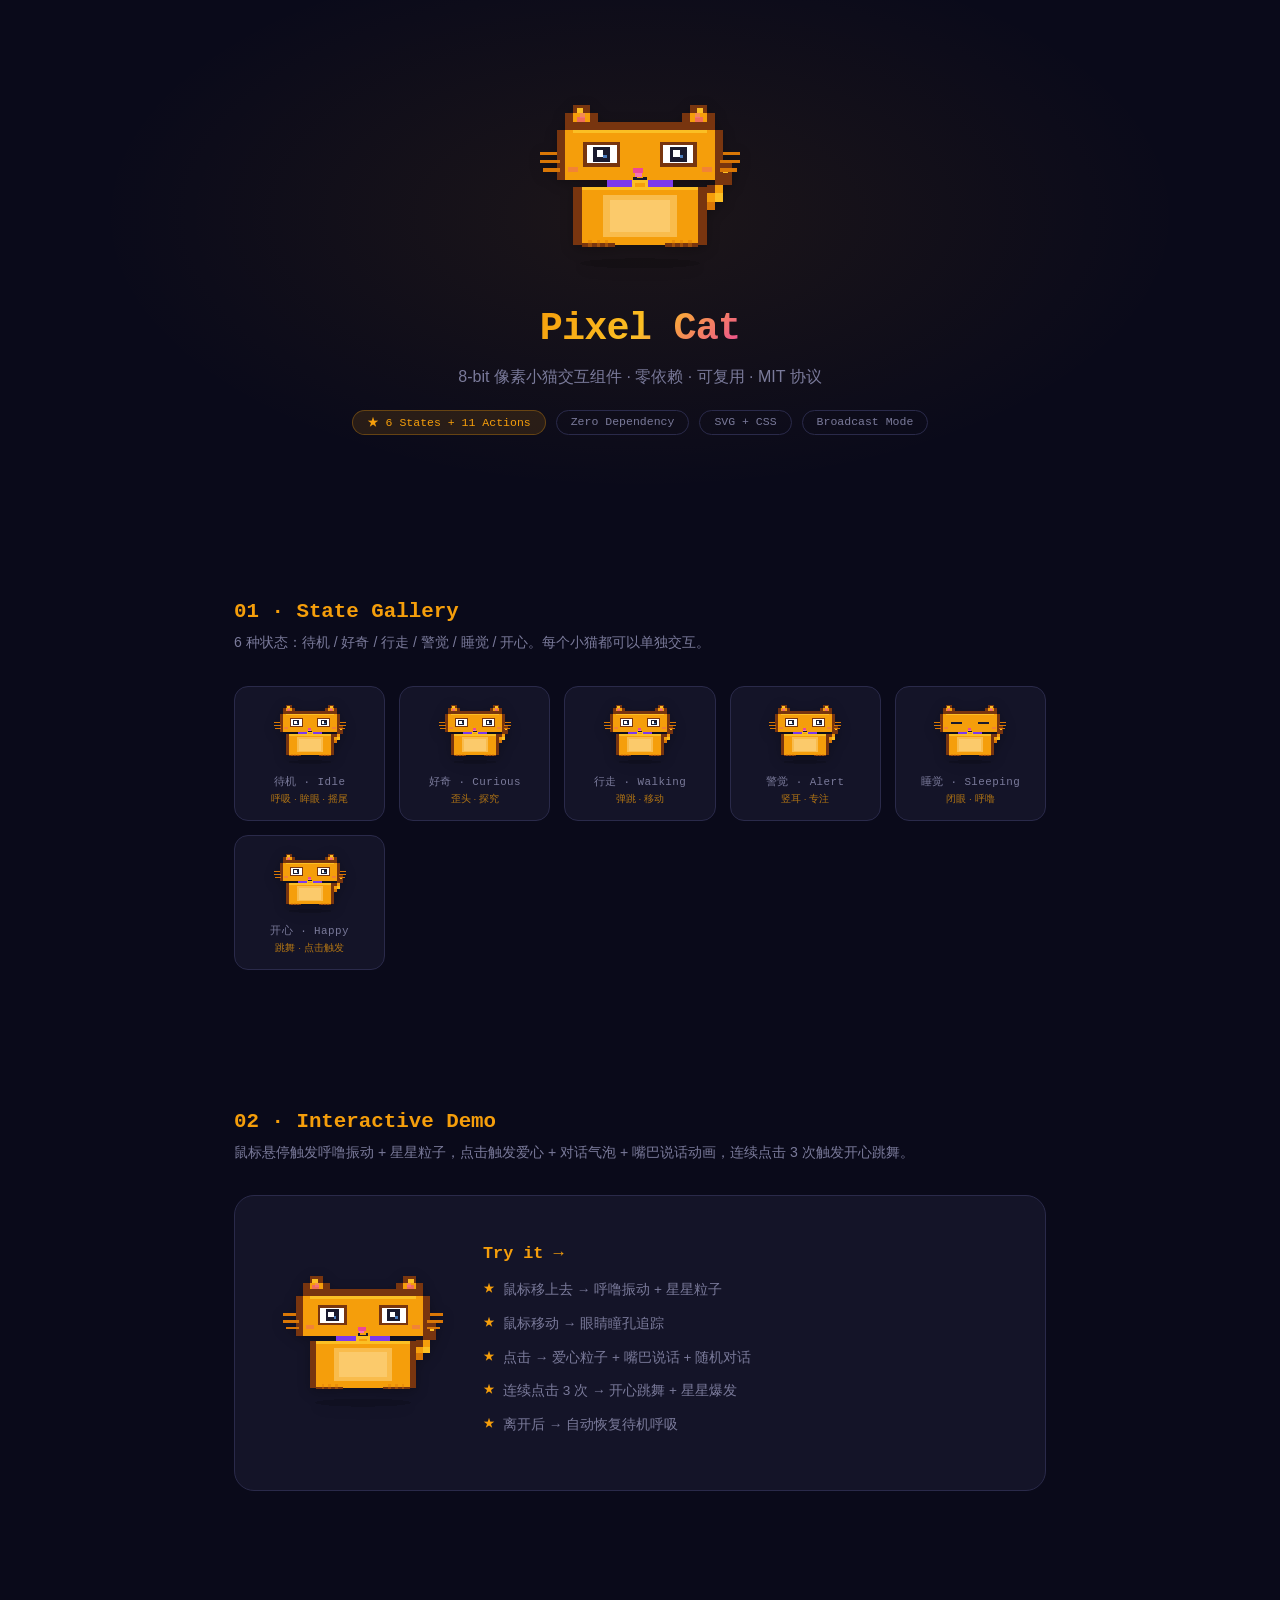
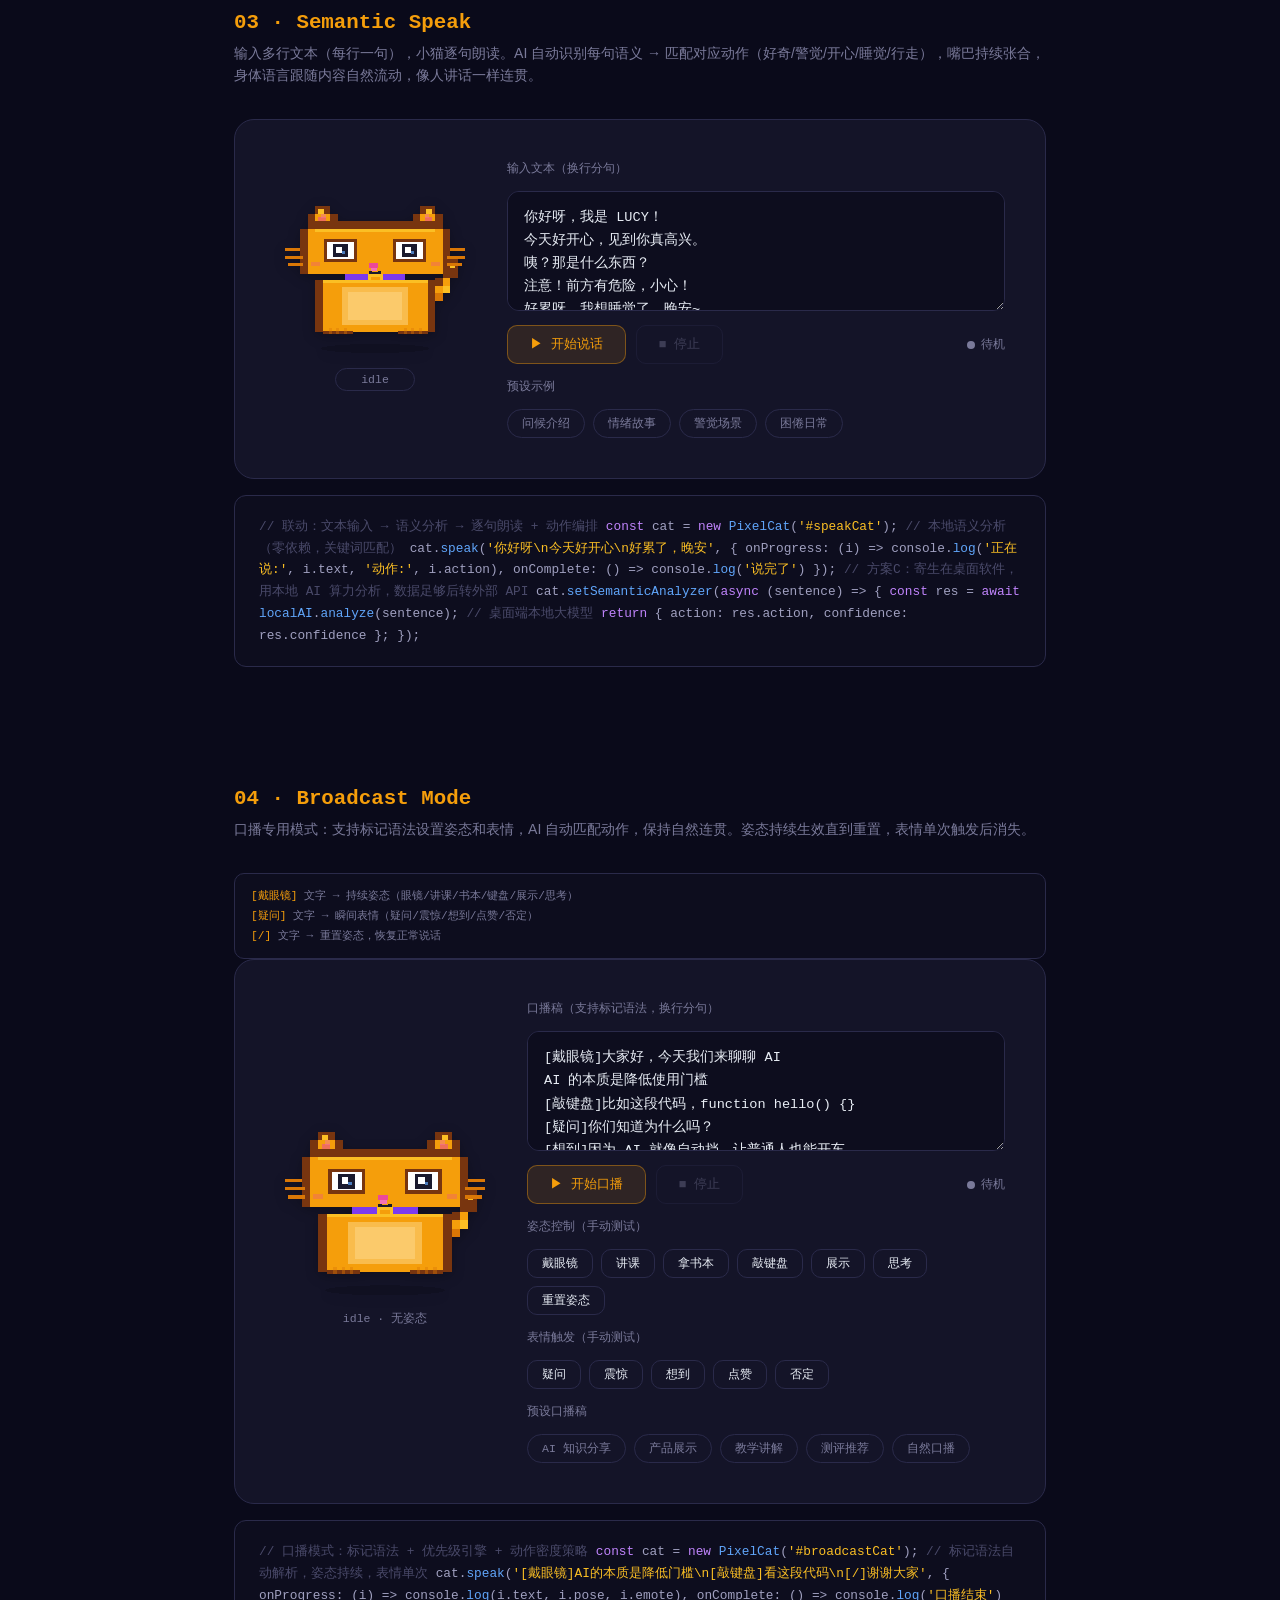
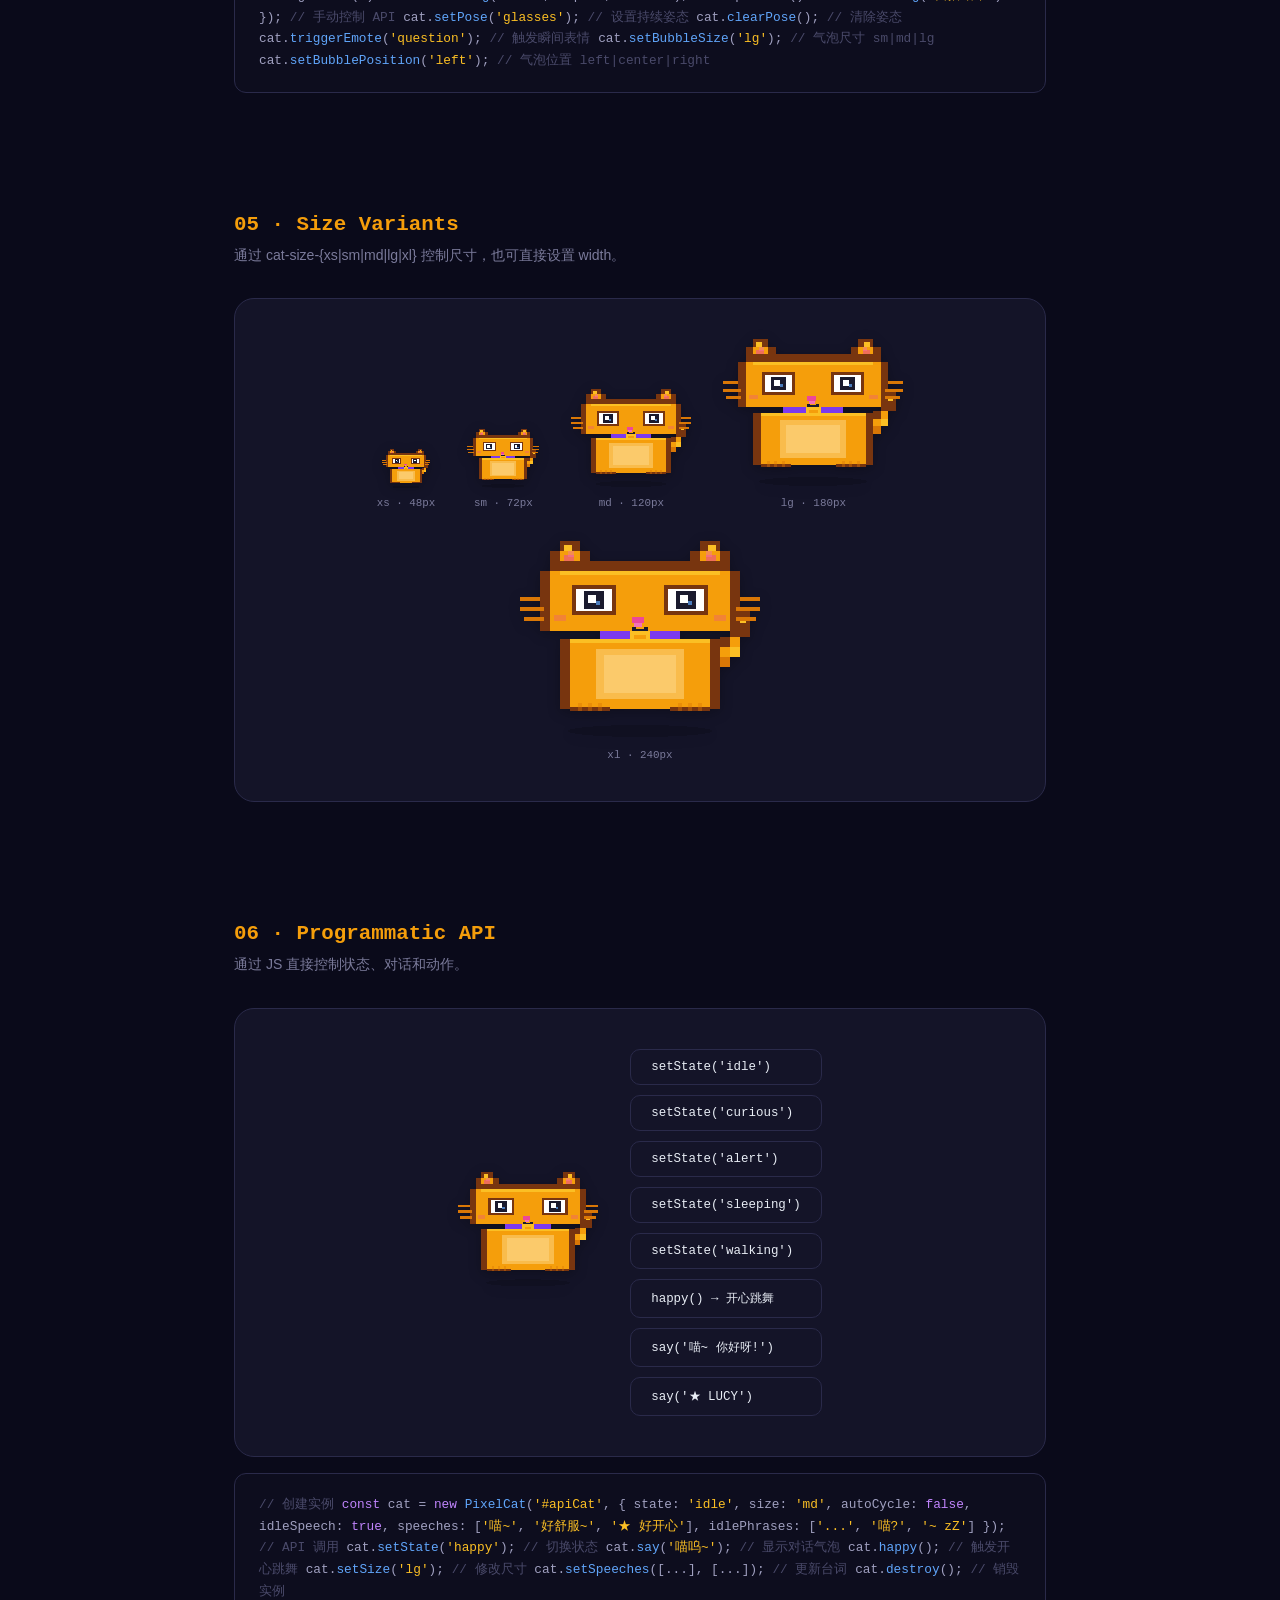
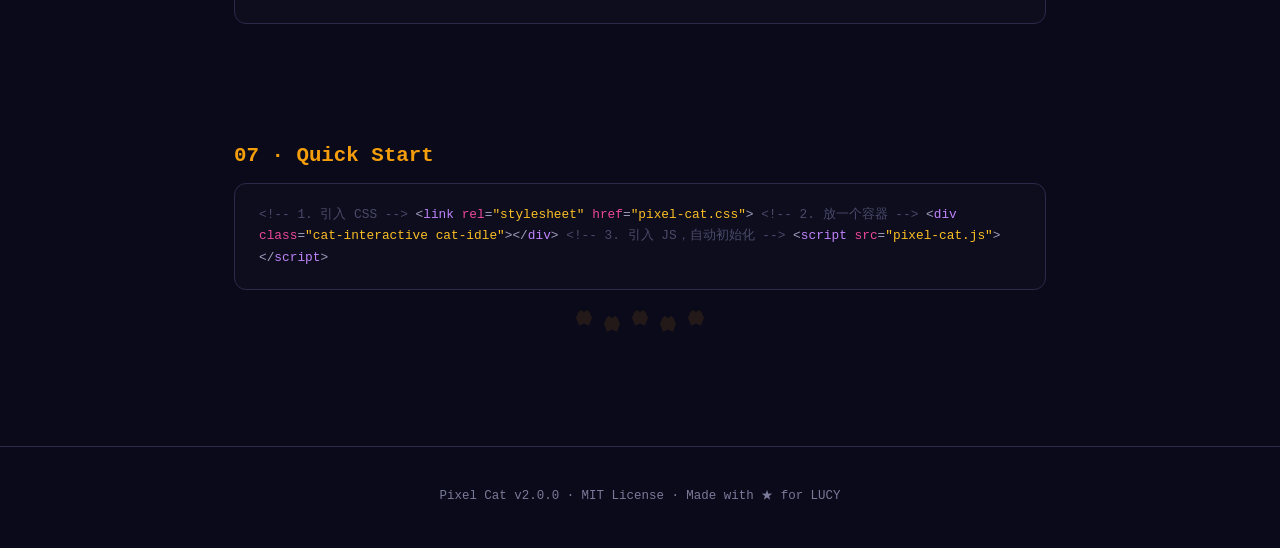
<file: index.html>
<!DOCTYPE html>
<html lang="zh-CN">
<head>
<meta charset="UTF-8">
<meta name="viewport" content="width=device-width, initial-scale=1.0">
<title>Pixel Cat — 8-bit Interactive Pixel Cat Component</title>
<link rel="stylesheet" href="pixel-cat.css">
<style>
  * { margin: 0; padding: 0; box-sizing: border-box; }
  body {
    background: var(--pc-bg, #0a0a1a);
    color: var(--pc-text, #e8edf5);
    font-family: 'Inter', -apple-system, BlinkMacSystemFont, 'Segoe UI', sans-serif;
    min-height: 100vh;
    overflow-x: hidden;
  }

  /* ===== HERO ===== */
  .hero {
    display: flex;
    flex-direction: column;
    align-items: center;
    justify-content: center;
    min-height: 60vh;
    text-align: center;
    position: relative;
    overflow: hidden;
  }
  .hero-bg {
    position: absolute; inset: 0;
    background: radial-gradient(ellipse at 50% 40%, rgba(245,158,11,0.08), transparent 60%);
    z-index: 0;
  }
  .hero-cat {
    position: relative; z-index: 1;
    margin-bottom: 32px;
  }
  .hero-cat .cat-interactive { width: 200px; }
  .hero h1 {
    font-family: 'JetBrains Mono', 'Courier New', monospace;
    font-size: 2.4rem;
    font-weight: 800;
    letter-spacing: -0.02em;
    background: linear-gradient(135deg, #f59e0b 0%, #fbbf24 50%, #ec4899 100%);
    -webkit-background-clip: text;
    -webkit-text-fill-color: transparent;
    background-clip: text;
    margin-bottom: 12px;
    position: relative; z-index: 1;
  }
  .hero p {
    color: var(--pc-text-muted, #7a7a9a);
    font-size: 1rem;
    max-width: 540px;
    line-height: 1.7;
    position: relative; z-index: 1;
  }
  .hero-badges {
    display: flex; gap: 10px; margin-top: 20px;
    position: relative; z-index: 1;
  }
  .hero-badge {
    padding: 4px 14px;
    border-radius: 20px;
    font-family: 'JetBrains Mono', monospace;
    font-size: 0.72rem;
    border: 1px solid var(--pc-border, #2a2a4a);
    color: var(--pc-text-muted, #7a7a9a);
  }
  .hero-badge.accent {
    background: rgba(245,158,11,0.12);
    border-color: rgba(245,158,11,0.3);
    color: var(--pc-amber, #f59e0b);
  }

  /* ===== SECTIONS ===== */
  .section {
    max-width: 860px;
    margin: 0 auto;
    padding: 60px 24px;
  }
  .section-title {
    font-family: 'JetBrains Mono', 'Courier New', monospace;
    font-size: 1.3rem;
    font-weight: 700;
    color: var(--pc-amber, #f59e0b);
    margin-bottom: 8px;
  }
  .section-desc {
    color: var(--pc-text-muted, #7a7a9a);
    font-size: 0.88rem;
    margin-bottom: 32px;
    line-height: 1.6;
  }

  /* ===== STATES GALLERY ===== */
  #stateGallery { margin-bottom: 20px; }

  /* ===== INTERACTIVE DEMO ===== */
  .demo-area {
    display: flex;
    align-items: center;
    justify-content: center;
    gap: 40px;
    padding: 48px;
    background: var(--pc-bg-card, #141428);
    border: 1px solid var(--pc-border, #2a2a4a);
    border-radius: 20px;
    flex-wrap: wrap;
  }
  .demo-area .cat-interactive { width: 160px; }
  .demo-info {
    flex: 1; min-width: 240px;
  }
  .demo-info h3 {
    font-family: 'JetBrains Mono', monospace;
    font-size: 1.05rem;
    color: var(--pc-amber, #f59e0b);
    margin-bottom: 10px;
  }
  .demo-info ul {
    list-style: none;
    padding: 0;
  }
  .demo-info li {
    color: var(--pc-text-muted, #7a7a9a);
    font-size: 0.85rem;
    padding: 6px 0;
    padding-left: 20px;
    position: relative;
    line-height: 1.6;
  }
  .demo-info li::before {
    content: '★';
    position: absolute; left: 0;
    color: var(--pc-amber, #f59e0b);
    font-size: 0.75rem;
  }

  /* ===== SIZE SHOWCASE ===== */
  .size-row {
    display: flex;
    align-items: flex-end;
    justify-content: center;
    gap: 32px;
    padding: 40px;
    background: var(--pc-bg-card, #141428);
    border: 1px solid var(--pc-border, #2a2a4a);
    border-radius: 20px;
    flex-wrap: wrap;
  }
  .size-item {
    display: flex;
    flex-direction: column;
    align-items: center;
    gap: 8px;
  }
  .size-item span {
    font-family: 'JetBrains Mono', monospace;
    font-size: 0.68rem;
    color: var(--pc-text-muted, #7a7a9a);
  }

  /* ===== API DEMO ===== */
  .api-demo {
    display: flex;
    align-items: center;
    justify-content: center;
    gap: 32px;
    padding: 40px;
    background: var(--pc-bg-card, #141428);
    border: 1px solid var(--pc-border, #2a2a4a);
    border-radius: 20px;
    flex-wrap: wrap;
  }
  .api-cat .cat-interactive { width: 140px; }
  .api-buttons {
    display: flex;
    flex-direction: column;
    gap: 10px;
  }
  .api-btn {
    padding: 10px 20px;
    background: transparent;
    border: 1px solid var(--pc-border, #2a2a4a);
    border-radius: 10px;
    color: var(--pc-text, #e8edf5);
    font-family: 'JetBrains Mono', monospace;
    font-size: 0.78rem;
    cursor: pointer;
    transition: all 0.25s;
    text-align: left;
    white-space: nowrap;
  }
  .api-btn:hover {
    border-color: var(--pc-amber, #f59e0b);
    background: rgba(245,158,11,0.08);
    color: var(--pc-amber, #f59e0b);
    transform: translateX(4px);
  }
  .api-btn:active { transform: translateX(2px) scale(0.97); }

  /* ===== SPEAK DEMO ===== */
  .speak-demo {
    display: flex;
    gap: 32px;
    padding: 40px;
    background: var(--pc-bg-card, #141428);
    border: 1px solid var(--pc-border, #2a2a4a);
    border-radius: 20px;
    flex-wrap: wrap;
    align-items: stretch;
  }
  .speak-cat {
    display: flex;
    flex-direction: column;
    align-items: center;
    justify-content: center;
    gap: 12px;
    min-width: 200px;
  }
  .speak-cat .cat-interactive { width: 180px; }
  .speak-action-tag {
    font-family: 'JetBrains Mono', monospace;
    font-size: 0.72rem;
    color: var(--pc-amber, #f59e0b);
    padding: 4px 12px;
    border: 1px solid rgba(245,158,11,0.3);
    border-radius: 16px;
    background: rgba(245,158,11,0.08);
    min-width: 80px;
    text-align: center;
    transition: all 0.25s;
  }
  .speak-action-tag.idle { color: var(--pc-text-muted, #7a7a9a); border-color: var(--pc-border, #2a2a4a); background: transparent; }
  .speak-panel {
    flex: 1;
    min-width: 280px;
    display: flex;
    flex-direction: column;
    gap: 14px;
  }
  .speak-panel label {
    font-family: 'JetBrains Mono', monospace;
    font-size: 0.78rem;
    color: var(--pc-text-muted, #7a7a9a);
  }
  .speak-textarea {
    width: 100%;
    min-height: 120px;
    padding: 14px 16px;
    background: #0d0d1e;
    border: 1px solid var(--pc-border, #2a2a4a);
    border-radius: 12px;
    color: var(--pc-text, #e8edf5);
    font-family: 'JetBrains Mono', 'Courier New', monospace;
    font-size: 0.85rem;
    line-height: 1.7;
    resize: vertical;
    transition: border-color 0.25s;
  }
  .speak-textarea:focus {
    outline: none;
    border-color: var(--pc-amber, #f59e0b);
  }
  .speak-textarea::placeholder { color: #4a4a6a; }
  .speak-controls {
    display: flex;
    gap: 10px;
    align-items: center;
    flex-wrap: wrap;
  }
  .speak-btn {
    padding: 10px 22px;
    border-radius: 10px;
    font-family: 'JetBrains Mono', monospace;
    font-size: 0.8rem;
    cursor: pointer;
    transition: all 0.25s;
    border: 1px solid;
  }
  .speak-btn.start {
    background: rgba(245,158,11,0.12);
    border-color: rgba(245,158,11,0.4);
    color: var(--pc-amber, #f59e0b);
  }
  .speak-btn.start:hover { background: rgba(245,158,11,0.2); transform: translateY(-1px); }
  .speak-btn.stop {
    background: transparent;
    border-color: var(--pc-border, #2a2a4a);
    color: var(--pc-text-muted, #7a7a9a);
  }
  .speak-btn.stop:hover { border-color: #ec4899; color: #ec4899; }
  .speak-btn:disabled { opacity: 0.4; cursor: not-allowed; transform: none; }
  .speak-status {
    font-family: 'JetBrains Mono', monospace;
    font-size: 0.75rem;
    color: var(--pc-text-muted, #7a7a9a);
    margin-left: auto;
  }
  .speak-status .dot {
    display: inline-block;
    width: 8px; height: 8px;
    border-radius: 50%;
    background: var(--pc-text-muted, #7a7a9a);
    margin-right: 6px;
    vertical-align: middle;
    transition: background 0.25s;
  }
  .speak-status.active .dot { background: var(--pc-amber, #f59e0b); box-shadow: 0 0 8px rgba(245,158,11,0.6); animation: speak-pulse 1s ease-in-out infinite; }
  @keyframes speak-pulse { 0%,100% { opacity: 1; } 50% { opacity: 0.4; } }
  .speak-presets {
    display: flex;
    gap: 8px;
    flex-wrap: wrap;
  }
  .speak-preset {
    padding: 6px 14px;
    border-radius: 16px;
    background: transparent;
    border: 1px solid var(--pc-border, #2a2a4a);
    color: var(--pc-text-muted, #7a7a9a);
    font-family: 'JetBrains Mono', monospace;
    font-size: 0.72rem;
    cursor: pointer;
    transition: all 0.25s;
  }
  .speak-preset:hover { border-color: var(--pc-amber, #f59e0b); color: var(--pc-amber, #f59e0b); }

  /* ===== BROADCAST MODE ===== */
  .broadcast-demo {
    display: flex;
    gap: 32px;
    padding: 40px;
    background: var(--pc-bg-card, #141428);
    border: 1px solid var(--pc-border, #2a2a4a);
    border-radius: 20px;
    flex-wrap: wrap;
    align-items: stretch;
  }
  .broadcast-cat {
    display: flex;
    flex-direction: column;
    align-items: center;
    justify-content: center;
    gap: 12px;
    min-width: 220px;
  }
  .broadcast-cat .cat-interactive { width: 200px; }
  .broadcast-info {
    font-family: 'JetBrains Mono', monospace;
    font-size: 0.72rem;
    color: var(--pc-text-muted, #7a7a9a);
    text-align: center;
    min-height: 20px;
  }
  .broadcast-info .pose-tag {
    color: var(--pc-amber, #f59e0b);
  }
  .broadcast-info .emote-tag {
    color: var(--pc-pink, #ec4899);
  }
  .broadcast-panel {
    flex: 1;
    min-width: 300px;
    display: flex;
    flex-direction: column;
    gap: 14px;
  }
  .broadcast-panel label {
    font-family: 'JetBrains Mono', monospace;
    font-size: 0.78rem;
    color: var(--pc-text-muted, #7a7a9a);
  }
  .pose-buttons, .emote-buttons {
    display: flex;
    gap: 8px;
    flex-wrap: wrap;
  }
  .pose-buttons .api-btn, .emote-buttons .api-btn {
    padding: 6px 14px;
    font-size: 0.72rem;
  }
  .broadcast-controls {
    display: flex;
    gap: 10px;
    align-items: center;
    flex-wrap: wrap;
  }
  .broadcast-presets {
    display: flex;
    gap: 8px;
    flex-wrap: wrap;
  }
  .markup-hint {
    font-family: 'JetBrains Mono', monospace;
    font-size: 0.7rem;
    color: var(--pc-text-muted, #7a7a9a);
    line-height: 1.8;
    padding: 12px 16px;
    background: #0d0d1e;
    border: 1px solid var(--pc-border, #2a2a4a);
    border-radius: 10px;
  }
  .markup-hint .tag { color: var(--pc-amber, #f59e0b); }
  .markup-hint .desc { color: var(--pc-text-muted, #7a7a9a); }

  /* ===== CODE BLOCK ===== */
  .code-block {
    background: #0d0d1e;
    border: 1px solid var(--pc-border, #2a2a4a);
    border-radius: 12px;
    padding: 20px 24px;
    font-family: 'JetBrains Mono', 'Courier New', monospace;
    font-size: 0.8rem;
    line-height: 1.7;
    color: #a0a0c0;
    overflow-x: auto;
    margin-top: 16px;
  }
  .code-block .k { color: #c084fc; }
  .code-block .s { color: #fbbf24; }
  .code-block .c { color: #4a4a6a; }
  .code-block .f { color: #60a5fa; }
  .code-block .n { color: #ec4899; }

  /* ===== FOOTER ===== */
  .footer {
    text-align: center;
    padding: 40px 24px;
    color: var(--pc-text-muted, #7a7a9a);
    font-size: 0.78rem;
    font-family: 'JetBrains Mono', monospace;
    border-top: 1px solid var(--pc-border, #2a2a4a);
    margin-top: 40px;
  }
  .footer a {
    color: var(--pc-amber, #f59e0b);
    text-decoration: none;
  }

  /* ===== PAW TRAIL DECORATION ===== */
  .paw-trail-deco {
    display: flex; gap: 12px; opacity: 0.1;
    justify-content: center;
    margin: 20px 0;
  }

  @media (max-width: 600px) {
    .hero h1 { font-size: 1.6rem; }
    .demo-area, .size-row, .api-demo { padding: 24px; }
  }
</style>
</head>
<body>

<!-- ===== HERO ===== -->
<div class="hero">
  <div class="hero-bg"></div>
  <div class="hero-cat">
    <div class="cat-interactive cat-idle" id="heroCat" data-pc-skip></div>
  </div>
  <h1>Pixel Cat</h1>
  <p>8-bit 像素小猫交互组件 · 零依赖 · 可复用 · MIT 协议</p>
  <div class="hero-badges">
    <span class="hero-badge accent">★ 6 States + 11 Actions</span>
    <span class="hero-badge">Zero Dependency</span>
    <span class="hero-badge">SVG + CSS</span>
    <span class="hero-badge">Broadcast Mode</span>
  </div>
</div>

<!-- ===== STATE GALLERY ===== -->
<div class="section">
  <div class="section-title">01 · State Gallery</div>
  <p class="section-desc">6 种状态：待机 / 好奇 / 行走 / 警觉 / 睡觉 / 开心。每个小猫都可以单独交互。</p>
  <div id="stateGallery"></div>
</div>

<!-- ===== INTERACTIVE DEMO ===== -->
<div class="section">
  <div class="section-title">02 · Interactive Demo</div>
  <p class="section-desc">鼠标悬停触发呼噜振动 + 星星粒子，点击触发爱心 + 对话气泡 + 嘴巴说话动画，连续点击 3 次触发开心跳舞。</p>
  <div class="demo-area">
    <div class="cat-interactive cat-idle" id="demoCat" style="width:160px" data-pc-skip></div>
    <div class="demo-info">
      <h3>Try it →</h3>
      <ul>
        <li>鼠标移上去 → 呼噜振动 + 星星粒子</li>
        <li>鼠标移动 → 眼睛瞳孔追踪</li>
        <li>点击 → 爱心粒子 + 嘴巴说话 + 随机对话</li>
        <li>连续点击 3 次 → 开心跳舞 + 星星爆发</li>
        <li>离开后 → 自动恢复待机呼吸</li>
      </ul>
    </div>
  </div>
</div>

<!-- ===== SPEAK DEMO ===== -->
<div class="section">
  <div class="section-title">03 · Semantic Speak</div>
  <p class="section-desc">输入多行文本（每行一句），小猫逐句朗读。AI 自动识别每句语义 → 匹配对应动作（好奇/警觉/开心/睡觉/行走），嘴巴持续张合，身体语言跟随内容自然流动，像人讲话一样连贯。</p>
  <div class="speak-demo">
    <div class="speak-cat">
      <div class="cat-interactive cat-idle" id="speakCat" style="width:180px" data-pc-skip></div>
      <div class="speak-action-tag idle" id="speakActionTag">idle</div>
    </div>
    <div class="speak-panel">
      <label>输入文本（换行分句）</label>
      <textarea class="speak-textarea" id="speakInput" placeholder="每行一句话，小猫会逐句朗读并配以相应动作...">你好呀，我是 LUCY！
今天好开心，见到你真高兴。
咦？那是什么东西？
注意！前方有危险，小心！
好累呀，我想睡觉了，晚安~</textarea>
      <div class="speak-controls">
        <button class="speak-btn start" id="speakStartBtn">▶ 开始说话</button>
        <button class="speak-btn stop" id="speakStopBtn" disabled>■ 停止</button>
        <div class="speak-status" id="speakStatus"><span class="dot"></span><span id="speakStatusText">待机</span></div>
      </div>
      <label>预设示例</label>
      <div class="speak-presets">
        <button class="speak-preset" data-preset="greet">问候介绍</button>
        <button class="speak-preset" data-preset="story">情绪故事</button>
        <button class="speak-preset" data-preset="alert">警觉场景</button>
        <button class="speak-preset" data-preset="sleep">困倦日常</button>
      </div>
    </div>
  </div>
  <div class="code-block">
<span class="c">// 联动：文本输入 → 语义分析 → 逐句朗读 + 动作编排</span>
<span class="k">const</span> cat = <span class="k">new</span> <span class="f">PixelCat</span>(<span class="s">'#speakCat'</span>);

<span class="c">// 本地语义分析（零依赖，关键词匹配）</span>
cat.<span class="f">speak</span>(<span class="s">'你好呀\n今天好开心\n好累了，晚安'</span>, {
  onProgress: (i) =&gt; console.<span class="f">log</span>(<span class="s">'正在说:'</span>, i.text, <span class="s">'动作:'</span>, i.action),
  onComplete: () =&gt; console.<span class="f">log</span>(<span class="s">'说完了'</span>)
});

<span class="c">// 方案C：寄生在桌面软件，用本地 AI 算力分析，数据足够后转外部 API</span>
cat.<span class="f">setSemanticAnalyzer</span>(<span class="k">async</span> (sentence) =&gt; {
  <span class="k">const</span> res = <span class="k">await</span> <span class="f">localAI</span>.<span class="f">analyze</span>(sentence);  <span class="c">// 桌面端本地大模型</span>
  <span class="k">return</span> { action: res.action, confidence: res.confidence };
});
  </div>
</div>

<!-- ===== BROADCAST MODE ===== -->
<div class="section">
  <div class="section-title">04 · Broadcast Mode</div>
  <p class="section-desc">口播专用模式：支持标记语法设置姿态和表情，AI 自动匹配动作，保持自然连贯。姿态持续生效直到重置，表情单次触发后消失。</p>
  <div class="markup-hint">
<span class="tag">[戴眼镜]</span> <span class="desc">文字 → 持续姿态（眼镜/讲课/书本/键盘/展示/思考）</span><br>
<span class="tag">[疑问]</span> <span class="desc">文字 → 瞬间表情（疑问/震惊/想到/点赞/否定）</span><br>
<span class="tag">[/]</span> <span class="desc">文字 → 重置姿态，恢复正常说话</span>
  </div>
  <div class="broadcast-demo">
    <div class="broadcast-cat">
      <div class="cat-interactive cat-idle" id="broadcastCat" style="width:200px" data-pc-skip></div>
      <div class="broadcast-info" id="broadcastInfo">idle · 无姿态</div>
    </div>
    <div class="broadcast-panel">
      <label>口播稿（支持标记语法，换行分句）</label>
      <textarea class="speak-textarea" id="broadcastInput" placeholder="每行一句，可用 [标记] 设置姿态和表情...">[戴眼镜]大家好，今天我们来聊聊 AI
AI 的本质是降低使用门槛
[敲键盘]比如这段代码，function hello() {}
[疑问]你们知道为什么吗？
[想到]因为 AI 就像自动挡，让普通人也能开车
[展示]这就是我们的产品 LUCY
[/]希望大家喜欢，谢谢！</textarea>
      <div class="broadcast-controls">
        <button class="speak-btn start" id="broadcastStartBtn">▶ 开始口播</button>
        <button class="speak-btn stop" id="broadcastStopBtn" disabled>■ 停止</button>
        <div class="speak-status" id="broadcastStatus"><span class="dot"></span><span id="broadcastStatusText">待机</span></div>
      </div>
      <label>姿态控制（手动测试）</label>
      <div class="pose-buttons">
        <button class="api-btn" data-pose="glasses">戴眼镜</button>
        <button class="api-btn" data-pose="teach">讲课</button>
        <button class="api-btn" data-pose="book">拿书本</button>
        <button class="api-btn" data-pose="keyboard">敲键盘</button>
        <button class="api-btn" data-pose="present">展示</button>
        <button class="api-btn" data-pose="think">思考</button>
        <button class="api-btn" data-pose="idle">重置姿态</button>
      </div>
      <label>表情触发（手动测试）</label>
      <div class="emote-buttons">
        <button class="api-btn" data-emote="question">疑问</button>
        <button class="api-btn" data-emote="shock">震惊</button>
        <button class="api-btn" data-emote="idea">想到</button>
        <button class="api-btn" data-emote="thumbsup">点赞</button>
        <button class="api-btn" data-emote="deny">否定</button>
      </div>
      <label>预设口播稿</label>
      <div class="broadcast-presets">
        <button class="speak-preset" data-bp="ai">AI 知识分享</button>
        <button class="speak-preset" data-bp="product">产品展示</button>
        <button class="speak-preset" data-bp="teach">教学讲解</button>
        <button class="speak-preset" data-bp="review">测评推荐</button>
        <button class="speak-preset" data-bp="vlog">自然口播</button>
      </div>
    </div>
  </div>
  <div class="code-block">
<span class="c">// 口播模式：标记语法 + 优先级引擎 + 动作密度策略</span>
<span class="k">const</span> cat = <span class="k">new</span> <span class="f">PixelCat</span>(<span class="s">'#broadcastCat'</span>);

<span class="c">// 标记语法自动解析，姿态持续，表情单次</span>
cat.<span class="f">speak</span>(<span class="s">'[戴眼镜]AI的本质是降低门槛\n[敲键盘]看这段代码\n[/]谢谢大家'</span>, {
  onProgress: (i) =&gt; console.<span class="f">log</span>(i.text, i.pose, i.emote),
  onComplete: () =&gt; console.<span class="f">log</span>(<span class="s">'口播结束'</span>)
});

<span class="c">// 手动控制 API</span>
cat.<span class="f">setPose</span>(<span class="s">'glasses'</span>);       <span class="c">// 设置持续姿态</span>
cat.<span class="f">clearPose</span>();             <span class="c">// 清除姿态</span>
cat.<span class="f">triggerEmote</span>(<span class="s">'question'</span>);  <span class="c">// 触发瞬间表情</span>
cat.<span class="f">setBubbleSize</span>(<span class="s">'lg'</span>);       <span class="c">// 气泡尺寸 sm|md|lg</span>
cat.<span class="f">setBubblePosition</span>(<span class="s">'left'</span>);  <span class="c">// 气泡位置 left|center|right</span>
  </div>
</div>

<!-- ===== SIZE VARIANTS ===== -->
<div class="section">
  <div class="section-title">05 · Size Variants</div>
  <p class="section-desc">通过 cat-size-{xs|sm|md|lg|xl} 控制尺寸，也可直接设置 width。</p>
  <div class="size-row">
    <div class="size-item"><div class="cat-interactive cat-idle cat-size-xs"></div><span>xs · 48px</span></div>
    <div class="size-item"><div class="cat-interactive cat-idle cat-size-sm"></div><span>sm · 72px</span></div>
    <div class="size-item"><div class="cat-interactive cat-idle cat-size-md"></div><span>md · 120px</span></div>
    <div class="size-item"><div class="cat-interactive cat-idle cat-size-lg"></div><span>lg · 180px</span></div>
    <div class="size-item"><div class="cat-interactive cat-idle cat-size-xl"></div><span>xl · 240px</span></div>
  </div>
</div>

<!-- ===== API DEMO ===== -->
<div class="section">
  <div class="section-title">06 · Programmatic API</div>
  <p class="section-desc">通过 JS 直接控制状态、对话和动作。</p>
  <div class="api-demo">
    <div class="api-cat">
      <div class="cat-interactive cat-idle" id="apiCat" style="width:140px" data-pc-skip></div>
    </div>
    <div class="api-buttons">
      <button class="api-btn" onclick="apiCat.setState('idle')">setState('idle')</button>
      <button class="api-btn" onclick="apiCat.setState('curious')">setState('curious')</button>
      <button class="api-btn" onclick="apiCat.setState('alert')">setState('alert')</button>
      <button class="api-btn" onclick="apiCat.setState('sleeping')">setState('sleeping')</button>
      <button class="api-btn" onclick="apiCat.setState('walking')">setState('walking')</button>
      <button class="api-btn" onclick="apiCat.happy()">happy() → 开心跳舞</button>
      <button class="api-btn" onclick="apiCat.say('喵~ 你好呀!')">say('喵~ 你好呀!')</button>
      <button class="api-btn" onclick="apiCat.say('★ LUCY')">say('★ LUCY')</button>
    </div>
  </div>
  <div class="code-block">
<span class="c">// 创建实例</span>
<span class="k">const</span> cat = <span class="k">new</span> <span class="f">PixelCat</span>(<span class="s">'#apiCat'</span>, {
  state: <span class="s">'idle'</span>,
  size: <span class="s">'md'</span>,
  autoCycle: <span class="k">false</span>,
  idleSpeech: <span class="k">true</span>,
  speeches: [<span class="s">'喵~'</span>, <span class="s">'好舒服~'</span>, <span class="s">'★ 好开心'</span>],
  idlePhrases: [<span class="s">'...'</span>, <span class="s">'喵?'</span>, <span class="s">'~ zZ'</span>]
});

<span class="c">// API 调用</span>
cat.<span class="f">setState</span>(<span class="s">'happy'</span>);      <span class="c">// 切换状态</span>
cat.<span class="f">say</span>(<span class="s">'喵呜~'</span>);          <span class="c">// 显示对话气泡</span>
cat.<span class="f">happy</span>();               <span class="c">// 触发开心跳舞</span>
cat.<span class="f">setSize</span>(<span class="s">'lg'</span>);          <span class="c">// 修改尺寸</span>
cat.<span class="f">setSpeeches</span>([...], [...]); <span class="c">// 更新台词</span>
cat.<span class="f">destroy</span>();             <span class="c">// 销毁实例</span>
  </div>
</div>

<!-- ===== QUICK START ===== -->
<div class="section">
  <div class="section-title">07 · Quick Start</div>
  <div class="code-block">
<span class="c">&lt;!-- 1. 引入 CSS --&gt;</span>
&lt;<span class="k">link</span> <span class="n">rel</span>=<span class="s">"stylesheet"</span> <span class="n">href</span>=<span class="s">"pixel-cat.css"</span>&gt;

<span class="c">&lt;!-- 2. 放一个容器 --&gt;</span>
&lt;<span class="k">div</span> <span class="n">class</span>=<span class="s">"cat-interactive cat-idle"</span>&gt;&lt;/<span class="k">div</span>&gt;

<span class="c">&lt;!-- 3. 引入 JS，自动初始化 --&gt;</span>
&lt;<span class="k">script</span> <span class="n">src</span>=<span class="s">"pixel-cat.js"</span>&gt;&lt;/<span class="k">script</span>&gt;
  </div>
  <div class="paw-trail-deco">
    <div class="paw-print"></div>
    <div class="paw-print"></div>
    <div class="paw-print"></div>
    <div class="paw-print"></div>
    <div class="paw-print"></div>
  </div>
</div>

<!-- ===== FOOTER ===== -->
<div class="footer">
  Pixel Cat v2.0.0 · MIT License · Made with ★ for LUCY
</div>

<script src="pixel-cat.js"></script>
<script>
  // Hero cat — auto cycle + idle speech
  var heroCat = new PixelCat('#heroCat', {
    state: 'idle',
    autoCycle: true,
    cycleInterval: 6000,
    idleSpeech: true,
    idleSpeechInterval: 8000
  });

  // Demo cat — full interactive (auto-init handles this, but explicit for clarity)
  var demoCat = new PixelCat('#demoCat', {
    state: 'idle',
    idleSpeech: true
  });

  // API demo cat
  var apiCat = new PixelCat('#apiCat', {
    state: 'idle',
    interactive: false,
    eyeTrack: false
  });

  // Build state gallery
  PixelCat.buildGallery('#stateGallery');

  // ===== Semantic Speak Demo =====
  var speakCat = new PixelCat('#speakCat', {
    state: 'idle',
    interactive: true,
    eyeTrack: true
  });

  var speakInput = document.getElementById('speakInput');
  var speakStartBtn = document.getElementById('speakStartBtn');
  var speakStopBtn = document.getElementById('speakStopBtn');
  var speakStatus = document.getElementById('speakStatus');
  var speakStatusText = document.getElementById('speakStatusText');
  var speakActionTag = document.getElementById('speakActionTag');

  var ACTION_LABELS = {
    idle: '待机', curious: '好奇', alert: '警觉',
    happy: '开心', sleeping: '睡觉', walking: '行走'
  };

  var PRESETS = {
    greet: '你好呀，我是 LUCY！\n很高兴见到你！\n我们可以做朋友吗？',
    story: '今天天气真好，\n好开心呀！\n咦？那是什么？\n注意，好像有危险！\n呼，没事就好，放心了。',
    alert: '注意！前方有情况。\n小心一点！\n快跑，快走！\n好险啊，终于安全了。',
    sleep: '今天好累呀，\n有点犯困了，\n眼睛快睁不开了，\n晚安，做个好梦~'
  };

  function setActionTag(action) {
    var label = ACTION_LABELS[action] || action;
    speakActionTag.textContent = label;
    if (action === 'idle') {
      speakActionTag.classList.add('idle');
    } else {
      speakActionTag.classList.remove('idle');
    }
  }

  function setSpeaking(isSpeaking) {
    if (isSpeaking) {
      speakStartBtn.disabled = true;
      speakStopBtn.disabled = false;
      speakStatus.classList.add('active');
    } else {
      speakStartBtn.disabled = false;
      speakStopBtn.disabled = true;
      speakStatus.classList.remove('active');
      speakStatusText.textContent = '待机';
      setActionTag('idle');
    }
  }

  speakStartBtn.addEventListener('click', function () {
    var text = speakInput.value.trim();
    if (!text) return;
    setSpeaking(true);
    speakCat.speak(text, {
      onProgress: function (info) {
        speakStatusText.textContent = '第 ' + (info.index + 1) + '/' + info.total + ' 句';
        setActionTag(info.action);
      },
      onComplete: function () {
        setSpeaking(false);
      }
    });
  });

  speakStopBtn.addEventListener('click', function () {
    speakCat.stopSpeak();
    setSpeaking(false);
  });

  // Preset buttons
  document.querySelectorAll('.speak-preset').forEach(function (btn) {
    btn.addEventListener('click', function () {
      var key = btn.getAttribute('data-preset');
      if (PRESETS[key]) {
        speakInput.value = PRESETS[key];
        speakInput.focus();
      }
    });
  });

  // ===== Broadcast Mode Demo =====
  var broadcastCat = new PixelCat('#broadcastCat', {
    state: 'idle',
    interactive: true,
    eyeTrack: true
  });

  var broadcastInput = document.getElementById('broadcastInput');
  var broadcastStartBtn = document.getElementById('broadcastStartBtn');
  var broadcastStopBtn = document.getElementById('broadcastStopBtn');
  var broadcastStatus = document.getElementById('broadcastStatus');
  var broadcastStatusText = document.getElementById('broadcastStatusText');
  var broadcastInfo = document.getElementById('broadcastInfo');

  var POSE_LABELS = {
    glasses: '戴眼镜', teach: '讲课', book: '拿书本',
    keyboard: '敲键盘', present: '展示', think: '思考'
  };
  var EMOTE_LABELS = {
    question: '疑问', shock: '震惊', idea: '想到',
    thumbsup: '点赞', deny: '否定'
  };
  var STATE_LABELS_B = {
    idle: '待机', curious: '好奇', alert: '警觉',
    happy: '开心', sleeping: '睡觉', walking: '行走'
  };

  var BROADCAST_PRESETS = {
    ai: '[戴眼镜]大家好，今天来聊聊 AI\nAI 的本质是降低使用门槛\n[敲键盘]比如这段代码\n[疑问]你们知道为什么吗？\n[想到]因为 AI 就像自动挡\n[展示]这就是 LUCY\n[/]谢谢大家！',
    product: '[展示]给大家看看我们的新产品\n这个产品叫 LUCY\n[戴眼镜]它是一个开源口袋终端\n[敲键盘]支持多种硬件接口\n[点赞]值得期待\n[/]谢谢支持！',
    teach: '[讲课]今天教大家一个知识点\n[拿书本]请翻到第三章\n[疑问]这里懂了吗？\n[想到]关键在于理解原理\n[点赞]很好，就是这样\n[/]下课！',
    review: '[戴眼镜]今天测评一个产品\n[展示]就是这台 LUCY\n[震惊]功能竟然这么丰富\n[疑问]价格贵不贵呢？\n[点赞]性价比很高\n[/]推荐入手！',
    vlog: '除了让你觉得很厉害\n其实对你的真实工作\n没有任何帮助\n你刷到的很多 VIBE CODING 教程\n这件事现在有点被做反了\n因为他们在拿演示冒充产品\n[疑问]你觉得呢\n[想到]我有个想法\n[点赞]这一期是我的第一期口播\n现在最容易火的一种内容\n然后告诉你\n[/]谢谢观看！'
  };

  function updateBroadcastInfo(state, pose, emote) {
    var parts = [];
    parts.push(STATE_LABELS_B[state] || state || '待机');
    if (pose) {
      parts.push('<span class="pose-tag">' + (POSE_LABELS[pose] || pose) + '</span>');
    } else {
      parts.push('无姿态');
    }
    if (emote) {
      parts.push('<span class="emote-tag">' + (EMOTE_LABELS[emote] || emote) + '</span>');
    }
    broadcastInfo.innerHTML = parts.join(' · ');
  }

  function setBroadcasting(isOn) {
    if (isOn) {
      broadcastStartBtn.disabled = true;
      broadcastStopBtn.disabled = false;
      broadcastStatus.classList.add('active');
    } else {
      broadcastStartBtn.disabled = false;
      broadcastStopBtn.disabled = true;
      broadcastStatus.classList.remove('active');
      broadcastStatusText.textContent = '待机';
      updateBroadcastInfo('idle', null, null);
    }
  }

  broadcastStartBtn.addEventListener('click', function () {
    var text = broadcastInput.value.trim();
    if (!text) return;
    setBroadcasting(true);
    broadcastCat.speak(text, {
      onProgress: function (info) {
        broadcastStatusText.textContent = '第 ' + (info.index + 1) + '/' + info.total + ' 句';
        updateBroadcastInfo(info.action, info.pose, info.emote);
      },
      onComplete: function () {
        setBroadcasting(false);
      }
    });
  });

  broadcastStopBtn.addEventListener('click', function () {
    broadcastCat.stopSpeak();
    setBroadcasting(false);
  });

  // Pose control buttons
  document.querySelectorAll('.pose-buttons .api-btn').forEach(function (btn) {
    btn.addEventListener('click', function () {
      var pose = btn.getAttribute('data-pose');
      if (pose === 'idle') {
        broadcastCat.clearPose();
        updateBroadcastInfo(broadcastCat.getState().replace('cat-', ''), null, null);
      } else {
        broadcastCat.setPose(pose);
        updateBroadcastInfo(broadcastCat.getState().replace('cat-', ''), pose, null);
      }
    });
  });

  // Emote trigger buttons
  document.querySelectorAll('.emote-buttons .api-btn').forEach(function (btn) {
    btn.addEventListener('click', function () {
      var emote = btn.getAttribute('data-emote');
      broadcastCat.triggerEmote(emote);
      var currentState = broadcastCat.getState().replace('cat-', '');
      updateBroadcastInfo(currentState, broadcastCat.getPose(), emote);
    });
  });

  // Broadcast preset buttons
  document.querySelectorAll('[data-bp]').forEach(function (btn) {
    btn.addEventListener('click', function () {
      var key = btn.getAttribute('data-bp');
      if (BROADCAST_PRESETS[key]) {
        broadcastInput.value = BROADCAST_PRESETS[key];
        broadcastInput.focus();
      }
    });
  });

  console.log('%c★ Pixel Cat Demo loaded', 'color:#fbbf24;font-weight:bold;font-size:14px');
</script>

</body>
</html>
</file>
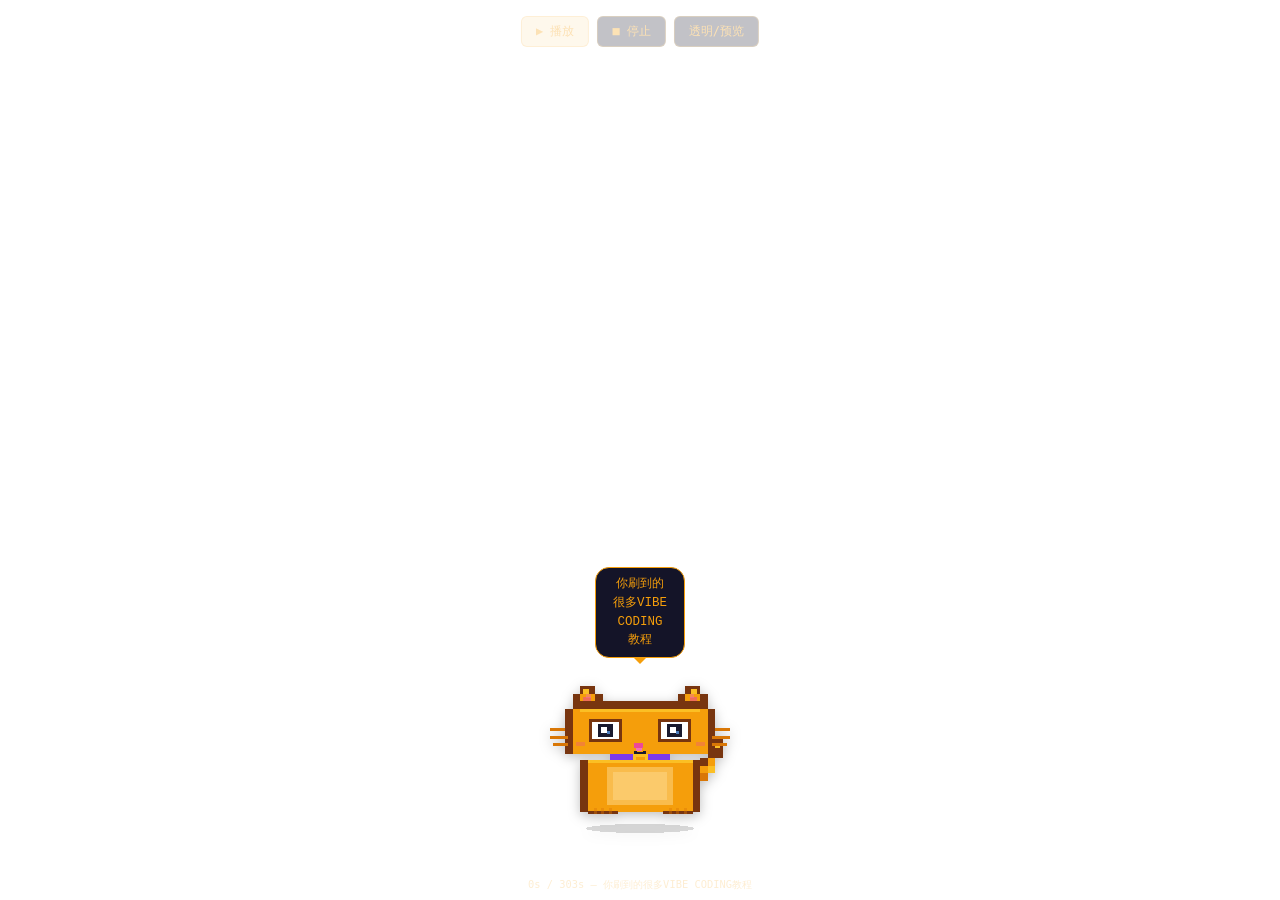
<file: broadcast.html>
<!-- Generated by Trae Work -->
<!DOCTYPE html>
<html lang="zh-CN">
<head>
<meta charset="UTF-8">
<meta name="viewport" content="width=device-width, initial-scale=1.0">
<title>LUCY 猫咪口播 — 透明背景</title>
<link rel="stylesheet" href="pixel-cat.css">
<style>
  * { margin: 0; padding: 0; box-sizing: border-box; }
  html, body {
    width: 100%;
    height: 100%;
    background: transparent;
    overflow: hidden;
  }
  /* Transparent background — checker pattern for preview only */
  body.preview-mode {
    background-image:
      linear-gradient(45deg, #333 25%, transparent 25%),
      linear-gradient(-45deg, #333 25%, transparent 25%),
      linear-gradient(45deg, transparent 75%, #333 75%),
      linear-gradient(-45deg, transparent 75%, #333 75%);
    background-size: 20px 20px;
    background-position: 0 0, 0 10px, 10px -10px, -10px 0px;
    background-color: #1a1a1a;
  }
  .stage {
    position: absolute;
    bottom: 60px;
    left: 50%;
    transform: translateX(-50%);
  }
  /* Controls */
  .controls {
    position: fixed;
    top: 16px;
    left: 50%;
    transform: translateX(-50%);
    display: flex;
    gap: 8px;
    z-index: 100;
    opacity: 0.3;
    transition: opacity 0.3s;
  }
  .controls:hover { opacity: 1; }
  .ctrl-btn {
    background: rgba(20,20,40,0.85);
    border: 1px solid rgba(245,158,11,0.4);
    color: #f59e0b;
    padding: 6px 14px;
    border-radius: 6px;
    cursor: pointer;
    font-family: 'JetBrains Mono', monospace;
    font-size: 0.75rem;
    transition: all 0.2s;
  }
  .ctrl-btn:hover {
    background: rgba(245,158,11,0.15);
    border-color: #f59e0b;
  }
  .ctrl-btn.active {
    background: rgba(245,158,11,0.25);
  }
  .progress {
    position: fixed;
    bottom: 8px;
    left: 50%;
    transform: translateX(-50%);
    font-family: 'JetBrains Mono', monospace;
    font-size: 0.65rem;
    color: rgba(245,158,11,0.6);
    z-index: 100;
    opacity: 0.3;
    transition: opacity 0.3s;
  }
  .controls:hover ~ .progress { opacity: 1; }
</style>
</head>
<body>
<!-- Default: fully transparent background. Toggle checkerboard preview with the button. -->

<div class="controls">
  <button class="ctrl-btn" id="btnPlay">▶ 播放</button>
  <button class="ctrl-btn" id="btnStop">■ 停止</button>
  <button class="ctrl-btn" id="btnBg">透明/预览</button>
</div>
<div class="progress" id="progress">待机</div>

<div class="stage">
  <div class="cat-interactive cat-idle cat-size-lg" id="lucy"></div>
</div>

<script src="pixel-cat.js"></script>
<script>
(function () {
  'use strict';

  var cat = window.cat = new PixelCat(document.getElementById('lucy'), {
    bubbleSize: 'lg',
    bubblePosition: 'center'
  });

  // ============================================
  // EXACT TIMELINE from video subtitle extraction
  // t = start time in seconds (video-relative)
  // ============================================
  var TIMELINE = [
    { t: 0,  text: '你刷到的很多VIBE CODING教程' },
    { t: 2,  text: '除了让你觉得很厉害' },
    { t: 4,  text: '对你的真实工作没有任何帮助' },
    { t: 6,  text: '大家好我是MAO' },
    { t: 8,  text: '你的最好Vibecoding伙伴' },
    { t: 9,  text: '这一期是我的第一期口播' },
    { t: 11, text: '也是你最近能刷到也许最干的干货' },
    { t: 14, text: '我最近刷到很多讲Skill' },
    { t: 16, text: '讲Vibe coding的视频' },
    { t: 17, text: '我有一个挺强烈的感觉' },
    { t: 19, text: '这件事现在有点被做反了' },
    { t: 21, text: '你刷到的很多VIBE CODING教程' },
    { t: 24, text: '除了让你觉得很厉害' },
    { t: 25, text: '对你的真实工作没有任何帮助' },
    { t: 27, text: '因为他们在拿演示冒充产品' },
    { t: 30, text: '而产品才是你的生产力' },
    { t: 32, text: '才是你真正需要的' },
    { t: 34, text: '却把时间精力浪费在这些演示上面' },
    { t: 38, text: '你会发现' },
    { t: 39, text: '现在最容易火的一种内容' },
    { t: 41, text: '就是拿一个已经存在的前端' },
    { t: 44, text: '套一个所谓很厉害的skill' },
    { t: 46, text: '再用AI做一张特别炫的界面' },
    { t: 49, text: '然后告诉你' },
    { t: 50, text: '这就是生产力' },
    { t: 51, text: '但我觉得不是', emote: 'deny' },
    { t: 52, text: '这个东西最多叫AI样板间' },
    { t: 55, text: '视频里看着什么都有' },
    { t: 56, text: '真换到你的业务数据和工作习惯里' },
    { t: 60, text: '它很快就不工作了', emote: 'deny' },
    { t: 62, text: 'skill也是同样的问题' },
    { t: 63, text: '一个skill有多厉害不重要' },
    { t: 66, text: '它有多适合你才重要' },
    { t: 68, text: '从工程上说' },
    { t: 70, text: 'skill无非是规则脚本' },
    { t: 73, text: '工具调用和验证方法' },
    { t: 75, text: '真正应该问的是' },
    { t: 77, text: '它适合谁' },
    { t: 78, text: '什么任务' },
    { t: 79, text: '什么状态' },
    { t: 81, text: '结果有没有被验证', emote: 'question' },
    { t: 82, text: '比如呃在我们脑暴的时候' },
    { t: 85, text: '你会告诉AI大胆一点' },
    { t: 88, text: '先把可能性全部打开' },
    { t: 90, text: '进入开发以后' },
    { t: 91, text: '你又会去告诉他啊锁住架构' },
    { t: 95, text: '不要乱加依赖' },
    { t: 96, text: '先跑测试' },
    { t: 98, text: '撞到边界就必须给反馈' },
    { t: 100, text: '这两句话都对' },
    { t: 102, text: '但只在他们的各自的状态里成立' },
    { t: 105, text: '如果系统只是' },
    { t: 107, text: '保存全部聊天' },
    { t: 108, text: '在不分场景的交给AI' },
    { t: 110, text: '它学到的不是经验' },
    { t: 112, text: '而是互相冲突的指令', emote: 'deny' },
    { t: 115, text: '所以聊天记录不等于经验' },
    { t: 117, text: '记忆不等于skill' },
    { t: 119, text: '上下文更长也不等于AI更懂你' },
    { t: 122, text: '真正的越用越精' },
    { t: 124, text: '这整个是是一个工程过程' },
    { t: 127, text: '系统记录你' },
    { t: 128, text: '你修改过什么' },
    { t: 130, text: '拒绝过什么' },
    { t: 131, text: '哪次调用成功' },
    { t: 132, text: '哪次测试失败' },
    { t: 133, text: '还要知道它发生在脑暴' },
    { t: 136, text: '规划开发还是验证阶段' },
    { t: 139, text: '这些信号先形成候选经验' },
    { t: 142, text: '再回到真实任务里验证' },
    { t: 145, text: '到底有没有少解释一次', emote: 'question' },
    { t: 148, text: '或者少犯一次同样的错' },
    { t: 151, text: '只有通过验证' },
    { t: 153, text: '它才能被固化成规则脚本' },
    { t: 156, text: '或者真正适合你的skill' },
    { t: 158, text: '所以我自己做了一个', emote: 'idea' },
    { t: 160, text: '适配我自己的experience OS' },
    { t: 162, text: '做的就是中间这一层' },
    { t: 164, text: '它不建一个skill商店' },
    { t: 165, text: '去让你自己搜索安装备注' },
    { t: 168, text: '什么时候调用' },
    { t: 169, text: '而是让你照常工作' },
    { t: 172, text: '系统在背后把有效的协作' },
    { t: 176, text: '过程逐步变成你的工具' },
    { t: 179, text: '而且这不是一张概念图', emote: 'deny' },
    { t: 181, text: 'experience OS可以不登录' },
    { t: 183, text: '只使用本地vault' },
    { t: 185, text: '扫描前先说明它会读你电脑的什么' },
    { t: 188, text: '绝不会读什么' },
    { t: 189, text: '经过许可后' },
    { t: 191, text: '它才能检测本机的这些AI工具' },
    { t: 194, text: '发现已有的项目' },
    { t: 196, text: '再由你决定哪些项目去进入experience OS' },
    { t: 200, text: '原则就是没有勾选就不会写入' },
    { t: 204, text: '兼容也要分这个证据等级' },
    { t: 206, text: '已安装已配置可调用已观测' },
    { t: 210, text: '这些都不能混为一谈', emote: 'deny' },
    { t: 212, text: '目前对于Codex的兼容到了L3可调用' },
    { t: 215, text: 'Claude Code Trae Cursor也能检测到' },
    { t: 217, text: '但仍是已安装未连接' },
    { t: 219, text: 'Gemini目前还是适配目标' },
    { t: 222, text: '我也不会把没有完善' },
    { t: 224, text: '的去包装成完善了', emote: 'deny' },
    { t: 227, text: 'experience OS能做到哪一级' },
    { t: 228, text: '我们就说到哪一级' },
    { t: 230, text: '因为各家的模型可以换' },
    { t: 233, text: '平台也可以换' },
    { t: 234, text: '但是一个人已经验证过的工作经验' },
    { t: 238, text: '从来就不应该每换' },
    { t: 240, text: '一次工具就重新清零', emote: 'deny' },
    { t: 242, text: '反对低效率' },
    { t: 243, text: '反对反复滚车轮' },
    { t: 246, text: '否则你的AI使用将毫无意义' },
    { t: 249, text: '所以我反对的不是Skill' },
    { t: 250, text: '也不是漂亮的这些界面UI' },
    { t: 252, text: '我反对的是那些把演示当产品' },
    { t: 255, text: '把通用模板当个人经验' },
    { t: 257, text: '把已经安装说成已经连接' },
    { t: 260, text: '再把一次经验包装成长久的' },
    { t: 263, text: '生产力的那些虚假的Vibe coder' },
    { t: 266, text: '和那些只会生成slope的人' },
    { t: 269, text: 'experience OS也必须接受以上' },
    { t: 271, text: '我宣扬的同一套标准' },
    { t: 274, text: '如果它没有减少一次重复解释' },
    { t: 277, text: '没有避免一次重复犯错' },
    { t: 279, text: '那我也会认为它也' },
    { t: 281, text: '只是另一个AI样板间', emote: 'deny' },
    { t: 284, text: '真正的有价值的AI工具' },
    { t: 286, text: '不是让人学习怎么迁就工具' },
    { t: 288, text: '而是工具在长期使用里' },
    { t: 291, text: '逐步学会怎么适应人' },
    { t: 293, text: '这才是我想做的experience OS' },
    { t: 296, text: '越用越精' },
    { t: 297, text: '跨平台开源才是一个' },
    { t: 300, text: '工具最基本的该有的功能' }
  ];

  var isPlaying = false;

  function play() {
    if (isPlaying) return;
    isPlaying = true;
    document.getElementById('btnPlay').classList.add('active');
    cat.speakTimed(TIMELINE, {
      onProgress: function (info) {
        document.getElementById('progress').textContent =
          Math.floor(info.t) + 's / ' + Math.floor(TIMELINE[TIMELINE.length-1].t + 3) + 's — ' + info.text;
      },
      onComplete: function () {
        isPlaying = false;
        document.getElementById('btnPlay').classList.remove('active');
        document.getElementById('progress').textContent = '播放完毕';
      }
    });
  }

  function stop() {
    cat.stopSpeak();
    isPlaying = false;
    document.getElementById('btnPlay').classList.remove('active');
    document.getElementById('progress').textContent = '已停止';
  }

  document.getElementById('btnPlay').addEventListener('click', play);
  document.getElementById('btnStop').addEventListener('click', stop);
  document.getElementById('btnBg').addEventListener('click', function () {
    document.body.classList.toggle('preview-mode');
  });

  // Auto-start playback immediately for recording/overlay use
  setTimeout(play, 300);

  // Auto-hide controls after 3 seconds of playback
  setTimeout(function() {
    document.querySelector('.controls').style.opacity = '0';
    document.getElementById('progress').style.opacity = '0';
  }, 3000);

  console.log('%c★ LUCY Cat Broadcast (transparent) loaded', 'color:#fbbf24;font-weight:bold');
})();
</script>
</body>
</html>
</file>
<file: pixel-cat.css>
/* ============================================
   PIXEL CAT — 8-bit Interactive Pixel Cat Component
   Version: 2.6.0 (stable broadcast mode + smart bubble + transparent bg)
   License: MIT
   ============================================
   Usage: <link rel="stylesheet" href="pixel-cat.css">
   ============================================ */

/* ============================================
   1. CSS VARIABLES
   ============================================ */
:root {
  --pc-amber-dark: #78350f;
  --pc-amber: #f59e0b;
  --pc-amber-light: #fbbf24;
  --pc-amber-pale: #fef3c7;
  --pc-pink: #ec4899;
  --pc-pink-light: #f472b6;
  --pc-purple: #7c3aed;
  --pc-eye-dark: #1a1a2e;
  --pc-eye-blue: #60a5fa;
  --pc-bg: #0a0a1a;
  --pc-bg-card: #141428;
  --pc-border: #2a2a4a;
  --pc-text: #e8edf5;
  --pc-text-muted: #7a7a9a;
}

/* ============================================
   2. BASE RENDERING
   ============================================ */
.pixel-cat-svg {
  display: block;
  shape-rendering: crispEdges;
  -webkit-font-smoothing: none;
  filter: drop-shadow(0 3px 6px rgba(0,0,0,0.25));
}
.pixel-cat-svg rect { shape-rendering: crispEdges; }

/* ============================================
   3. BODY PART ANIMATIONS (idle loop)
   v2.2 — Each part runs at its OWN timing with
   richer keyframes (12-step) for organic motion.
   Breathing now includes lateral expansion;
   tail uses wave-like multi-segment sway;
   ears twitch more frequently with variation;
   whiskers flutter with asymmetric rhythm.
   ============================================ */
.cat-body {
  animation: cat-breathe 3.2s cubic-bezier(0.4, 0, 0.6, 1) infinite;
  transform-origin: center bottom;
}
.cat-tail {
  transform-origin: 90px 63px;
  animation: tail-wag 2.8s cubic-bezier(0.37, 0, 0.63, 1) infinite;
}
.cat-ear-l {
  animation: ear-twitch-l 5s ease-in-out infinite;
  transform-origin: 22px 10px;
}
.cat-ear-r {
  animation: ear-twitch-r 4.7s ease-in-out infinite 1.2s;
  transform-origin: 95px 10px;
}
.eye-open { animation: blink 4.5s ease-in-out infinite; }
.eye-closed { animation: blink-closed 4.5s ease-in-out infinite; opacity: 0; }
.cat-whisker-l {
  animation: whisker-l 3.5s cubic-bezier(0.37, 0, 0.63, 1) infinite;
  transform-origin: 5px 34px;
}
.cat-whisker-r {
  animation: whisker-r 3.8s cubic-bezier(0.37, 0, 0.63, 1) infinite 0.5s;
  transform-origin: 115px 34px;
}

/* --- v2.3: 12-step organic breathing (DRAMATIC vertical + lateral) --- */
@keyframes cat-breathe {
  0%, 100% { transform: translateY(0) scaleY(1) scaleX(1); }
  8% { transform: translateY(-1px) scaleY(1.02) scaleX(1.01); }
  16% { transform: translateY(-3px) scaleY(1.06) scaleX(1.02); }
  25% { transform: translateY(-4px) scaleY(1.09) scaleX(1.03); }
  33% { transform: translateY(-3px) scaleY(1.07) scaleX(1.025); }
  42% { transform: translateY(-1px) scaleY(1.03) scaleX(1.012); }
  50% { transform: translateY(0) scaleY(1) scaleX(1); }
  58% { transform: translateY(-1px) scaleY(1.015) scaleX(1.006); }
  66% { transform: translateY(-2px) scaleY(1.035) scaleX(1.015); }
  75% { transform: translateY(-3px) scaleY(1.05) scaleX(1.02); }
  83% { transform: translateY(-2px) scaleY(1.03) scaleX(1.012); }
  91% { transform: translateY(-1px) scaleY(1.01) scaleX(1.004); }
}

/* --- v2.3: 12-step tail wave (DRAMATIC S-curve sway) --- */
@keyframes tail-wag {
  0%, 100% { transform: rotate(-22deg) translateY(0); }
  8% { transform: rotate(-14deg) translateY(-1px); }
  16% { transform: rotate(-2deg) translateY(-2px); }
  25% { transform: rotate(12deg) translateY(-1px); }
  33% { transform: rotate(28deg) translateY(0); }
  41% { transform: rotate(38deg) translateY(-1px); }
  50% { transform: rotate(42deg) translateY(-2px); }
  58% { transform: rotate(38deg) translateY(-1px); }
  66% { transform: rotate(28deg) translateY(0); }
  75% { transform: rotate(12deg) translateY(1px); }
  83% { transform: rotate(-2deg) translateY(0); }
  91% { transform: rotate(-14deg) translateY(-1px); }
}

/* --- v2.3: richer ear twitch (DRAMATIC 3 burst cycles, large amplitude) --- */
@keyframes ear-twitch-l {
  0%, 38%, 100% { transform: rotate(0deg); }
  40% { transform: rotate(-18deg); }
  42% { transform: rotate(-4deg); }
  44% { transform: rotate(-12deg); }
  46% { transform: rotate(0deg); }
  70% { transform: rotate(-10deg); }
  72% { transform: rotate(0deg); }
  85% { transform: rotate(-15deg); }
  87% { transform: rotate(-5deg); }
  89% { transform: rotate(-11deg); }
  91% { transform: rotate(0deg); }
}
@keyframes ear-twitch-r {
  0%, 38%, 100% { transform: rotate(0deg); }
  40% { transform: rotate(18deg); }
  42% { transform: rotate(4deg); }
  44% { transform: rotate(12deg); }
  46% { transform: rotate(0deg); }
  70% { transform: rotate(10deg); }
  72% { transform: rotate(0deg); }
  85% { transform: rotate(15deg); }
  87% { transform: rotate(5deg); }
  89% { transform: rotate(11deg); }
  91% { transform: rotate(0deg); }
}

/* --- v2.2: natural double-blink (quick close-open-close-open) --- */
@keyframes blink {
  0%, 78%, 100% { opacity: 1; }
  80%, 82% { opacity: 0; }
  84% { opacity: 1; }
  86%, 88% { opacity: 0; }
  90% { opacity: 1; }
  95%, 97% { opacity: 0; }
  99% { opacity: 1; }
}
@keyframes blink-closed {
  0%, 78%, 100% { opacity: 0; }
  80%, 82% { opacity: 1; }
  84% { opacity: 0; }
  86%, 88% { opacity: 1; }
  90% { opacity: 0; }
  95%, 97% { opacity: 1; }
  99% { opacity: 0; }
}

/* --- v2.3: whisker flutter (DRAMATIC asymmetric, 8-step) --- */
@keyframes whisker-l {
  0%, 100% { transform: rotate(0deg); }
  12% { transform: rotate(-5deg); }
  25% { transform: rotate(-10deg); }
  37% { transform: rotate(-6deg); }
  50% { transform: rotate(-12deg); }
  62% { transform: rotate(-4deg); }
  75% { transform: rotate(-8deg); }
  87% { transform: rotate(-3deg); }
}
@keyframes whisker-r {
  0%, 100% { transform: rotate(0deg); }
  12% { transform: rotate(5deg); }
  25% { transform: rotate(10deg); }
  37% { transform: rotate(6deg); }
  50% { transform: rotate(12deg); }
  62% { transform: rotate(4deg); }
  75% { transform: rotate(8deg); }
  87% { transform: rotate(3deg); }
}

/* ============================================
   4. STATE VARIANTS (v2.2 — deeply enriched)
   Every state drives MULTIPLE body parts with
   INDEPENDENT timings + RICH keyframes (8-12 step)
   so each state has a unique, recognizable silhouette.
   ============================================ */

/* ─── IDLE: relaxed breathing + head drift + tail slow curl + ear micro-twitch ───
   v2.4 — More organic head drift with natural pauses + decoupled cubic-bezier */
.cat-idle {
  animation: cat-breathe 3.2s cubic-bezier(0.4, 0, 0.6, 1) infinite;
}
.cat-idle .cat-head {
  animation: head-idle-drift 8s cubic-bezier(0.4, 0, 0.4, 1) infinite;
  transform-origin: center bottom;
}
.cat-idle .cat-tail {
  animation: tail-idle-curl 6s cubic-bezier(0.37, 0, 0.63, 1) infinite;
  transform-origin: 90px 63px;
}
.cat-idle .cat-ear-l {
  animation: ear-idle-l 5.5s cubic-bezier(0.4, 0, 0.2, 1) infinite;
  transform-origin: 22px 10px;
}
.cat-idle .cat-ear-r {
  animation: ear-idle-r 5.2s cubic-bezier(0.4, 0, 0.2, 1) infinite 1.5s;
  transform-origin: 95px 10px;
}
@keyframes head-idle-drift {
  0%, 8%, 100% { transform: translateY(0) rotate(0deg); }
  15% { transform: translateY(-2px) rotate(2deg); }
  22% { transform: translateY(-3px) rotate(1deg); }
  30%, 36% { transform: translateY(-2px) rotate(0deg); }
  45% { transform: translateY(0) rotate(-2deg); }
  52% { transform: translateY(-1px) rotate(-1.5deg); }
  60%, 68% { transform: translateY(0) rotate(0deg); }
  75% { transform: translateY(-1px) rotate(1deg); }
  82%, 90% { transform: translateY(-1px) rotate(0.5deg); }
}
@keyframes tail-idle-curl {
  0%, 100% { transform: rotate(-20deg) translateY(0); }
  20% { transform: rotate(-10deg) translateY(-1px); }
  40% { transform: rotate(5deg) translateY(0); }
  50% { transform: rotate(15deg) translateY(-1px); }
  60% { transform: rotate(8deg) translateY(0); }
  80% { transform: rotate(-15deg) translateY(-1px); }
}
@keyframes ear-idle-l {
  0%, 88%, 100% { transform: rotate(0deg); }
  90% { transform: rotate(-12deg); }
  92% { transform: rotate(0deg); }
  94% { transform: rotate(-6deg); }
  96% { transform: rotate(0deg); }
}
@keyframes ear-idle-r {
  0%, 88%, 100% { transform: rotate(0deg); }
  90% { transform: rotate(12deg); }
  92% { transform: rotate(0deg); }
  94% { transform: rotate(6deg); }
  96% { transform: rotate(0deg); }
}

/* ─── WALKING: bounce + lateral sway + tail S-wave + head bob + whisker flutter ───
   v2.4 — DECOUPLED timings (body 0.45s / tail 0.55s / head 0.5s / whiskers 0.65s / ears 0.48s)
   + 8-step keyframes with weight-shift feel + organic cubic-bezier easing */
.cat-walking {
  animation: cat-walk 0.45s cubic-bezier(0.34, 1.56, 0.64, 1) infinite;
}
.cat-walking .cat-tail {
  animation: tail-walk 0.55s cubic-bezier(0.37, 0, 0.63, 1) infinite;
  transform-origin: 90px 63px;
}
.cat-walking .cat-head {
  animation: head-walk 0.5s cubic-bezier(0.34, 1.56, 0.64, 1) infinite;
  transform-origin: center bottom;
}
.cat-walking .cat-whisker-l {
  animation: whisker-walk-l 0.65s cubic-bezier(0.37, 0, 0.63, 1) infinite;
  transform-origin: 5px 34px;
}
.cat-walking .cat-whisker-r {
  animation: whisker-walk-r 0.65s cubic-bezier(0.37, 0, 0.63, 1) infinite 0.1s;
  transform-origin: 115px 34px;
}
.cat-walking .cat-ear-l {
  animation: ear-walk-l 0.48s cubic-bezier(0.34, 1.56, 0.64, 1) infinite;
  transform-origin: 22px 10px;
}
.cat-walking .cat-ear-r {
  animation: ear-walk-r 0.48s cubic-bezier(0.34, 1.56, 0.64, 1) infinite 0.05s;
  transform-origin: 95px 10px;
}
@keyframes cat-walk {
  0%, 100% { transform: translateY(0) rotate(-3deg) scaleX(1) translateX(0); }
  12% { transform: translateY(-4px) rotate(-1deg) scaleX(1.01) translateX(1px); }
  25% { transform: translateY(-8px) rotate(1deg) scaleX(1.02) translateX(2px); }
  37% { transform: translateY(-5px) rotate(2deg) scaleX(1.01) translateX(1px); }
  50% { transform: translateY(-1px) rotate(3deg) scaleX(0.99) translateX(0); }
  62% { transform: translateY(-6px) rotate(1deg) scaleX(1.01) translateX(-1px); }
  75% { transform: translateY(-7px) rotate(-1deg) scaleX(1.02) translateX(-2px); }
  87% { transform: translateY(-4px) rotate(-2deg) scaleX(1.01) translateX(-1px); }
}
@keyframes tail-walk {
  0%, 100% { transform: rotate(-30deg) translateY(0); }
  12% { transform: rotate(-18deg) translateY(-1px); }
  25% { transform: rotate(-5deg) translateY(-2px); }
  37% { transform: rotate(8deg) translateY(-1px); }
  50% { transform: rotate(25deg) translateY(0); }
  62% { transform: rotate(35deg) translateY(-1px); }
  75% { transform: rotate(20deg) translateY(0); }
  87% { transform: rotate(-3deg) translateY(-1px); }
}
@keyframes head-walk {
  0%, 100% { transform: translateY(0) rotate(-2deg) translateX(0); }
  25% { transform: translateY(-3px) rotate(1deg) translateX(1px); }
  50% { transform: translateY(-1px) rotate(2deg) translateX(0); }
  75% { transform: translateY(-4px) rotate(-1deg) translateX(-1px); }
}
@keyframes whisker-walk-l {
  0%, 100% { transform: rotate(-4deg); }
  20% { transform: rotate(-8deg); }
  40% { transform: rotate(-12deg); }
  60% { transform: rotate(-7deg); }
  80% { transform: rotate(-10deg); }
}
@keyframes whisker-walk-r {
  0%, 100% { transform: rotate(4deg); }
  20% { transform: rotate(8deg); }
  40% { transform: rotate(12deg); }
  60% { transform: rotate(7deg); }
  80% { transform: rotate(10deg); }
}
@keyframes ear-walk-l {
  0%, 100% { transform: rotate(-5deg); }
  30% { transform: rotate(2deg); }
  50% { transform: rotate(5deg); }
  70% { transform: rotate(0deg); }
}
@keyframes ear-walk-r {
  0%, 100% { transform: rotate(5deg); }
  30% { transform: rotate(-2deg); }
  50% { transform: rotate(-5deg); }
  70% { transform: rotate(0deg); }
}

/* ─── CURIOUS: deep head tilt + ears probe forward + tail circle probe + whiskers extend + body lean ───
   v2.4 — DECOUPLED timings + ALTERNATING tilt direction + organic cubic-bezier */
.cat-curious {
  animation: cat-curious-lean 1.8s cubic-bezier(0.4, 0, 0.2, 1) infinite;
  transform-origin: center bottom;
}
.cat-curious .cat-head {
  animation: head-curious 2.2s cubic-bezier(0.34, 1.56, 0.64, 1) infinite;
  transform-origin: center bottom;
}
.cat-curious .cat-tail {
  animation: tail-curious 3.5s cubic-bezier(0.37, 0, 0.63, 1) infinite;
  transform-origin: 90px 63px;
}
.cat-curious .cat-ear-l {
  animation: ear-curious-l 1.5s cubic-bezier(0.4, 0, 0.2, 1) infinite;
  transform-origin: 22px 10px;
}
.cat-curious .cat-ear-r {
  animation: ear-curious-r 1.5s cubic-bezier(0.4, 0, 0.2, 1) infinite 0.4s;
  transform-origin: 95px 10px;
}
.cat-curious .cat-whisker-l {
  animation: whisker-curious-l 2.5s cubic-bezier(0.37, 0, 0.63, 1) infinite;
  transform-origin: 5px 34px;
}
.cat-curious .cat-whisker-r {
  animation: whisker-curious-r 2.5s cubic-bezier(0.37, 0, 0.63, 1) infinite 0.4s;
  transform-origin: 115px 34px;
}
@keyframes cat-curious-lean {
  0%, 100% { transform: rotate(0deg) translateY(0) translateX(0); }
  15% { transform: rotate(-3deg) translateY(-2px) translateX(2px); }
  30% { transform: rotate(-5deg) translateY(-3px) translateX(3px); }
  45% { transform: rotate(-3deg) translateY(-1px) translateX(1px); }
  60% { transform: rotate(-4deg) translateY(-2px) translateX(2px); }
  75% { transform: rotate(-2deg) translateY(-1px) translateX(1px); }
  90% { transform: rotate(-3deg) translateY(-1px) translateX(1px); }
}
@keyframes head-curious {
  0%, 100% { transform: rotate(0deg) translateY(0); }
  10% { transform: rotate(-8deg) translateY(-2px); }
  20% { transform: rotate(-15deg) translateY(-3px); }
  35% { transform: rotate(-10deg) translateY(-2px); }
  50% { transform: rotate(-18deg) translateY(-3px); }
  65% { transform: rotate(-7deg) translateY(-1px); }
  80% { transform: rotate(-13deg) translateY(-2px); }
  90% { transform: rotate(-5deg) translateY(-1px); }
}
@keyframes tail-curious {
  0%, 100% { transform: rotate(-12deg) translateY(0); }
  12% { transform: rotate(0deg) translateY(-1px); }
  25% { transform: rotate(15deg) translateY(-2px); }
  40% { transform: rotate(30deg) translateY(0); }
  50% { transform: rotate(38deg) translateY(-2px); }
  60% { transform: rotate(25deg) translateY(0); }
  75% { transform: rotate(5deg) translateY(-1px); }
  87% { transform: rotate(-8deg) translateY(0); }
}
@keyframes ear-curious-l {
  0%, 100% { transform: rotate(0deg); }
  20% { transform: rotate(-20deg); }
  40% { transform: rotate(-10deg); }
  60% { transform: rotate(-15deg); }
  80% { transform: rotate(-5deg); }
}
@keyframes ear-curious-r {
  0%, 100% { transform: rotate(0deg); }
  20% { transform: rotate(20deg); }
  40% { transform: rotate(10deg); }
  60% { transform: rotate(15deg); }
  80% { transform: rotate(5deg); }
}
@keyframes whisker-curious-l {
  0%, 100% { transform: rotate(0deg); }
  25% { transform: rotate(-10deg); }
  50% { transform: rotate(-18deg); }
  75% { transform: rotate(-8deg); }
}
@keyframes whisker-curious-r {
  0%, 100% { transform: rotate(0deg); }
  25% { transform: rotate(10deg); }
  50% { transform: rotate(18deg); }
  75% { transform: rotate(8deg); }
}

/* ─── SLEEPING: eyes closed + deep breathe + dream twitch + ear droop + tail slow + head nestle ─── */
.cat-sleeping .eye-open { opacity: 0 !important; animation: none; }
.cat-sleeping .eye-closed { opacity: 1 !important; animation: none; }
.cat-sleeping .cat-body { animation: cat-sleep 4.5s ease-in-out infinite; }
.cat-sleeping .cat-tail {
  animation: tail-sleep 6s ease-in-out infinite;
  transform-origin: 90px 63px;
}
.cat-sleeping .cat-ear-l {
  animation: ear-sleep-l 5s ease-in-out infinite;
  transform-origin: 22px 10px;
}
.cat-sleeping .cat-ear-r {
  animation: ear-sleep-r 5s ease-in-out infinite 0.8s;
  transform-origin: 95px 10px;
}
.cat-sleeping .cat-whisker-l {
  animation: whisker-sleep-l 4s ease-in-out infinite;
  transform-origin: 5px 34px;
}
.cat-sleeping .cat-whisker-r {
  animation: whisker-sleep-r 4s ease-in-out infinite 0.6s;
  transform-origin: 115px 34px;
}
.cat-sleeping .cat-head {
  animation: head-sleep 4.5s ease-in-out infinite;
  transform-origin: center bottom;
}
@keyframes cat-sleep {
  0%, 100% { transform: translateY(0) scaleY(0.92) scaleX(1.02); }
  15% { transform: translateY(2px) scaleY(0.96) scaleX(1.04); }
  30% { transform: translateY(4px) scaleY(1.10) scaleX(1.06); }
  45% { transform: translateY(5px) scaleY(1.15) scaleX(1.07); }
  60% { transform: translateY(3px) scaleY(1.08) scaleX(1.04); }
  75% { transform: translateY(2px) scaleY(0.98) scaleX(1.02); }
  90% { transform: translateY(1px) scaleY(0.93) scaleX(1.01); }
}
@keyframes tail-sleep {
  0%, 100% { transform: rotate(8deg) translateY(0); }
  30% { transform: rotate(15deg) translateY(1px); }
  50% { transform: rotate(12deg) translateY(0); }
  70% { transform: rotate(20deg) translateY(1px); }
}
@keyframes ear-sleep-l {
  0%, 100% { transform: rotate(8deg); }
  40% { transform: rotate(15deg); }
  70% { transform: rotate(5deg); }
  85% { transform: rotate(12deg); }
}
@keyframes ear-sleep-r {
  0%, 100% { transform: rotate(-8deg); }
  40% { transform: rotate(-15deg); }
  70% { transform: rotate(-5deg); }
  85% { transform: rotate(-12deg); }
}
@keyframes whisker-sleep-l {
  0%, 100% { transform: rotate(3deg); }
  40% { transform: rotate(8deg); }
  70% { transform: rotate(5deg); }
}
@keyframes whisker-sleep-r {
  0%, 100% { transform: rotate(-3deg); }
  40% { transform: rotate(-8deg); }
  70% { transform: rotate(-5deg); }
}
@keyframes head-sleep {
  0%, 100% { transform: translateY(2px) rotate(2deg); }
  25% { transform: translateY(3px) rotate(3deg); }
  50% { transform: translateY(5px) rotate(5deg); }
  75% { transform: translateY(3px) rotate(2.5deg); }
}

/* ─── ALERT: arched back + puffed tail + ears sharp tremble + whiskers flat back + tense head ───
   v2.4 — DECOUPLED timings (body 1s / ears 0.45s / tail 0.4s / head 0.85s / whiskers 0.7s)
   + 6-step micro-variations for organic tension + sharp cubic-bezier */
.cat-alert .cat-ear-l {
  animation: ear-alert-l 0.45s cubic-bezier(0.16, 1, 0.3, 1) infinite;
  transform-origin: 22px 10px;
}
.cat-alert .cat-ear-r {
  animation: ear-alert-r 0.45s cubic-bezier(0.16, 1, 0.3, 1) infinite 0.08s;
  transform-origin: 95px 10px;
}
.cat-alert .cat-body {
  animation: cat-alert-arch 1s cubic-bezier(0.4, 0, 0.2, 1) infinite;
  transform-origin: center bottom;
}
.cat-alert .cat-tail {
  animation: tail-alert 0.4s cubic-bezier(0.16, 1, 0.3, 1) infinite;
  transform-origin: 90px 63px;
}
.cat-alert .cat-whisker-l {
  animation: whisker-alert-l 0.7s cubic-bezier(0.4, 0, 0.2, 1) infinite;
  transform-origin: 5px 34px;
}
.cat-alert .cat-whisker-r {
  animation: whisker-alert-r 0.7s cubic-bezier(0.4, 0, 0.2, 1) infinite 0.1s;
  transform-origin: 115px 34px;
}
.cat-alert .cat-head {
  animation: head-alert 0.85s cubic-bezier(0.16, 1, 0.3, 1) infinite;
  transform-origin: center bottom;
}
@keyframes ear-alert-l {
  0%, 100% { transform: rotate(-22deg); }
  20% { transform: rotate(-32deg); }
  40% { transform: rotate(-25deg); }
  50% { transform: rotate(-38deg); }
  70% { transform: rotate(-28deg); }
  90% { transform: rotate(-35deg); }
}
@keyframes ear-alert-r {
  0%, 100% { transform: rotate(22deg); }
  20% { transform: rotate(32deg); }
  40% { transform: rotate(25deg); }
  50% { transform: rotate(38deg); }
  70% { transform: rotate(28deg); }
  90% { transform: rotate(35deg); }
}
@keyframes cat-alert-arch {
  0%, 100% { transform: translateY(-4px) scaleY(0.88) scaleX(1.06); }
  15% { transform: translateY(-6px) scaleY(0.84) scaleX(1.09); }
  30% { transform: translateY(-5px) scaleY(0.86) scaleX(1.07); }
  50% { transform: translateY(-8px) scaleY(0.80) scaleX(1.11); }
  65% { transform: translateY(-5px) scaleY(0.85) scaleX(1.08); }
  80% { transform: translateY(-7px) scaleY(0.82) scaleX(1.10); }
}
@keyframes tail-alert {
  0%, 100% { transform: rotate(-45deg) scaleY(1.25) scaleX(0.85); }
  30% { transform: rotate(-52deg) scaleY(1.32) scaleX(0.82); }
  50% { transform: rotate(-48deg) scaleY(1.28) scaleX(0.83); }
  70% { transform: rotate(-55deg) scaleY(1.35) scaleX(0.80); }
}
@keyframes whisker-alert-l {
  0%, 100% { transform: rotate(15deg); }
  30% { transform: rotate(20deg); }
  50% { transform: rotate(17deg); }
  70% { transform: rotate(22deg); }
}
@keyframes whisker-alert-r {
  0%, 100% { transform: rotate(-15deg); }
  30% { transform: rotate(-20deg); }
  50% { transform: rotate(-17deg); }
  70% { transform: rotate(-22deg); }
}
@keyframes head-alert {
  0%, 100% { transform: translateY(-4px) rotate(0deg); }
  20% { transform: translateY(-6px) rotate(3deg); }
  40% { transform: translateY(-4px) rotate(-1deg); }
  60% { transform: translateY(-7px) rotate(2deg); }
  80% { transform: translateY(-5px) rotate(-2deg); }
}

/* ─── HAPPY: full dance + spin feel + tail spiral + ears alternate bounce + whiskers up + head joy ───
   v2.4 — DECOUPLED timings (body 0.7s / tail 0.4s / head 0.65s / ears 0.55s+0.6s / whiskers 0.75s)
   + 8-step varied bounce with horizontal drift + bouncy cubic-bezier */
.cat-happy {
  animation: cat-happy-dance 0.7s cubic-bezier(0.34, 1.56, 0.64, 1) infinite;
}
.cat-happy .cat-tail {
  animation: tail-happy 0.4s cubic-bezier(0.37, 0, 0.63, 1) infinite;
  transform-origin: 90px 63px;
}
.cat-happy .cat-ear-l {
  animation: ear-happy-l 0.55s cubic-bezier(0.34, 1.56, 0.64, 1) infinite;
  transform-origin: 22px 10px;
}
.cat-happy .cat-ear-r {
  animation: ear-happy-r 0.6s cubic-bezier(0.34, 1.56, 0.64, 1) infinite 0.15s;
  transform-origin: 95px 10px;
}
.cat-happy .cat-whisker-l {
  animation: whisker-happy-l 0.75s cubic-bezier(0.37, 0, 0.63, 1) infinite;
  transform-origin: 5px 34px;
}
.cat-happy .cat-whisker-r {
  animation: whisker-happy-r 0.75s cubic-bezier(0.37, 0, 0.63, 1) infinite 0.12s;
  transform-origin: 115px 34px;
}
.cat-happy .cat-head {
  animation: head-happy 0.65s cubic-bezier(0.34, 1.56, 0.64, 1) infinite;
  transform-origin: center bottom;
}
@keyframes cat-happy-dance {
  0%, 100% { transform: translateY(0) rotate(0deg) scale(1) translateX(0); }
  12% { transform: translateY(-10px) rotate(-4deg) scale(1.03) translateX(-2px); }
  25% { transform: translateY(-15px) rotate(-6deg) scale(1.04) translateX(-3px); }
  37% { transform: translateY(-5px) rotate(-2deg) scale(1.01) translateX(-1px); }
  50% { transform: translateY(-10px) rotate(5deg) scale(1.03) translateX(2px); }
  62% { transform: translateY(-3px) rotate(6deg) scale(1.01) translateX(1px); }
  75% { transform: translateY(-16px) rotate(-4deg) scale(1.05) translateX(-2px); }
  87% { transform: translateY(-8px) rotate(-1deg) scale(1.02) translateX(-1px); }
}
@keyframes tail-happy {
  0%, 100% { transform: rotate(-35deg) translateY(0); }
  20% { transform: rotate(-10deg) translateY(-2px); }
  40% { transform: rotate(15deg) translateY(0); }
  50% { transform: rotate(38deg) translateY(-1px); }
  60% { transform: rotate(22deg) translateY(0); }
  80% { transform: rotate(-8deg) translateY(-2px); }
}
@keyframes ear-happy-l {
  0%, 100% { transform: rotate(0deg); }
  20% { transform: rotate(-18deg); }
  40% { transform: rotate(-5deg); }
  60% { transform: rotate(-14deg); }
  80% { transform: rotate(-8deg); }
}
@keyframes ear-happy-r {
  0%, 100% { transform: rotate(0deg); }
  20% { transform: rotate(18deg); }
  40% { transform: rotate(5deg); }
  60% { transform: rotate(14deg); }
  80% { transform: rotate(8deg); }
}
@keyframes whisker-happy-l {
  0%, 100% { transform: rotate(-6deg); }
  25% { transform: rotate(-12deg); }
  50% { transform: rotate(-16deg); }
  75% { transform: rotate(-8deg); }
}
@keyframes whisker-happy-r {
  0%, 100% { transform: rotate(6deg); }
  25% { transform: rotate(12deg); }
  50% { transform: rotate(16deg); }
  75% { transform: rotate(8deg); }
}
@keyframes head-happy {
  0%, 100% { transform: translateY(0) rotate(0deg) translateX(0); }
  15% { transform: translateY(-6px) rotate(-5deg) translateX(-2px); }
  30% { transform: translateY(-3px) rotate(2deg) translateX(1px); }
  45% { transform: translateY(-7px) rotate(5deg) translateX(2px); }
  60% { transform: translateY(-2px) rotate(-2deg) translateX(-1px); }
  75% { transform: translateY(-5px) rotate(-4deg) translateX(-1px); }
  90% { transform: translateY(-2px) rotate(1deg) translateX(1px); }
}

/* ============================================
   5. INTERACTIVE WRAPPER
   ============================================ */
.cat-interactive {
  position: relative;
  cursor: pointer;
  user-select: none;
  display: inline-block;
  transition: filter 0.3s;
}
.cat-interactive:hover { filter: drop-shadow(0 6px 20px rgba(245,158,11,0.4)); }
.cat-interactive:hover .cat-tail { animation-duration: 0.8s !important; }
.cat-interactive:hover .cat-ear-l { animation-duration: 2s !important; }
.cat-interactive:hover .cat-ear-r { animation-duration: 2s !important; }
.cat-interactive:hover .cat-whisker-l { animation-duration: 1.5s !important; }
.cat-interactive:hover .cat-whisker-r { animation-duration: 1.5s !important; }
.cat-interactive:active .cat-body { transform: scaleY(0.95); }

/* ============================================
   6. INTERACTION EFFECTS
   ============================================ */

/* --- v2.5: mouth animation (speaking) — slower, more natural --- */
.cat-mouth-closed { opacity: 1; }
.cat-mouth-open { opacity: 0; }
.cat-speaking .cat-mouth-closed {
  animation: mouth-close-frame 0.32s steps(1, end) infinite;
}
.cat-speaking .cat-mouth-open {
  animation: mouth-open-frame 0.32s steps(1, end) infinite;
}
@keyframes mouth-close-frame {
  0%, 44% { opacity: 1; }
  45%, 100% { opacity: 0; }
}
@keyframes mouth-open-frame {
  0%, 44% { opacity: 0; }
  45%, 100% { opacity: 1; }
}

/* --- v2.6: speaking body language removed for stability --- */

/* --- purr vibration (hover) --- */
.cat-interactive.cat-purring { animation: cat-purr 0.08s ease-in-out infinite; }
@keyframes cat-purr {
  0%, 100% { transform: translateX(0); }
  50% { transform: translateX(1px); }
}

/* --- happy bounce (click) --- */
.cat-interactive.cat-petted .cat-body { animation: cat-happy-bounce 0.7s ease-out !important; }
@keyframes cat-happy-bounce {
  0% { transform: translateY(0) scaleY(1); }
  20% { transform: translateY(-20px) scaleY(1.08); }
  40% { transform: translateY(0) scaleY(0.92); }
  60% { transform: translateY(-10px) scaleY(1.04); }
  80% { transform: translateY(0) scaleY(0.98); }
  100% { transform: translateY(0) scaleY(1); }
}

/* ============================================
   7. PARTICLE EFFECTS
   ============================================ */

/* --- heart particles --- */
.heart-particle {
  position: absolute;
  width: 20px; height: 20px;
  pointer-events: none;
  z-index: 20;
  animation: heart-fly 1.5s ease-out forwards;
}
.heart-particle svg { width: 100%; height: 100%; }
@keyframes heart-fly {
  0% { opacity: 1; transform: translate(0,0) scale(0.3) rotate(-10deg); }
  20% { opacity: 1; transform: translate(var(--hx,0), -20px) scale(1.4) rotate(5deg); }
  100% { opacity: 0; transform: translate(var(--hx,0), -80px) scale(0.4) rotate(20deg); }
}

/* --- star particles --- */
.star-particle {
  position: absolute;
  width: 16px; height: 16px;
  pointer-events: none;
  z-index: 20;
  animation: star-fly 1s ease-out forwards;
}
.star-particle svg { width: 100%; height: 100%; }
@keyframes star-fly {
  0% { opacity: 1; transform: translate(0,0) scale(0) rotate(0deg); }
  30% { opacity: 1; transform: translate(var(--sx,0), var(--sy,0)) scale(1.5) rotate(180deg); }
  100% { opacity: 0; transform: translate(var(--sx,0), var(--sy,0)) scale(0.5) rotate(360deg); }
}

/* --- sleep z particles --- */
.sleep-z {
  font-family: 'Tektur', sans-serif;
  font-size: 1.2rem;
  color: var(--pc-amber-light, #fbbf24);
  animation: z-float 2.5s ease-out infinite;
}
.sleep-z:nth-child(2) { animation-delay: 0.8s; }
.sleep-z:nth-child(3) { animation-delay: 1.6s; }
@keyframes z-float {
  0% { opacity: 0; transform: translate(0, 0) scale(0.6); }
  20% { opacity: 1; }
  100% { opacity: 0; transform: translate(15px, -30px) scale(1.3); }
}

/* ============================================
   8. SPEECH BUBBLE
   ============================================ */
.cat-speech {
  position: absolute;
  bottom: calc(100% + 28px);
  left: 50%;
  transform: translateX(-50%) translateY(8px);
  background: var(--pc-bg-card, #141428);
  border: 1.5px solid var(--pc-amber, #f59e0b);
  border-radius: 12px;
  padding: 6px 14px;
  font-size: 0.72rem;
  font-family: 'JetBrains Mono', 'Courier New', monospace;
  color: var(--pc-amber, #f59e0b);
  white-space: normal;
  word-break: break-word;
  text-align: center;
  line-height: 1.5;
  opacity: 0;
  transition: opacity 0.3s, transform 0.3s;
  z-index: 20;
  pointer-events: none;
  max-width: 220px;
  min-width: 20px;
}
.cat-speech::after {
  content: '';
  position: absolute;
  bottom: -7px; left: 50%;
  transform: translateX(-50%);
  border: 7px solid transparent;
  border-top-color: var(--pc-amber, #f59e0b);
  border-bottom: 0;
}
.cat-interactive.cat-talking .cat-speech {
  opacity: 1;
  transform: translateX(-50%) translateY(0);
}

/* --- v2.6: bubble size variants (auto-sized by text length) --- */
.cat-bubble-sm { font-size: 0.65rem; padding: 5px 10px; max-width: 140px; border-radius: 10px; }
.cat-bubble-md { font-size: 0.72rem; padding: 6px 14px; max-width: 190px; border-radius: 12px; }
.cat-bubble-lg { font-size: 0.78rem; padding: 7px 16px; max-width: 260px; border-radius: 14px; line-height: 1.5; }
.cat-bubble-wide { max-width: 320px; }

/* --- v2.6: think bubble shape (for question/idea emotes) --- */
.cat-bubble-shape-think {
  border-radius: 20px;
  border-style: dashed;
  border-width: 1px;
  opacity: 0.92;
}
.cat-bubble-shape-think::after {
  border-top-color: transparent;
  border: 4px solid var(--pc-amber, #f59e0b);
  border-radius: 50%;
  width: 6px; height: 6px;
  bottom: -12px;
  left: 50%;
  transform: translateX(-50%);
  background: var(--pc-bg-card, #141428);
}
.cat-bubble-shape-think::before {
  content: '';
  position: absolute;
  border: 3px solid var(--pc-amber, #f59e0b);
  border-radius: 50%;
  width: 4px; height: 4px;
  bottom: -20px;
  left: 50%;
  transform: translateX(-50%);
  background: var(--pc-bg-card, #141428);
  opacity: 0.6;
}

/* --- v2.6: bubble position variants (gentle shift when emote present) --- */
.cat-bubble-left {
  left: 50%;
  right: auto;
  transform: translateX(calc(-100% - 10px)) translateY(8px);
}
.cat-bubble-left::after {
  left: auto;
  right: 14px;
  transform: none;
}
.cat-bubble-left::before {
  left: auto;
  right: 14px;
  transform: none;
}
.cat-interactive.cat-talking .cat-bubble-left {
  transform: translateX(calc(-100% - 10px)) translateY(0);
}

.cat-bubble-right {
  left: 50%;
  right: auto;
  transform: translateX(10px) translateY(8px);
}
.cat-bubble-right::after {
  left: 14px;
  right: auto;
  transform: none;
}
.cat-bubble-right::before {
  left: 14px;
  right: auto;
  transform: none;
}
.cat-interactive.cat-talking .cat-bubble-right {
  transform: translateX(10px) translateY(0);
}

/* ============================================
   8.5 v2.2 POSE PROP LAYER (inside SVG)
   v2.2 — Each pose now drives MULTIPLE body parts
   (head + body + tail + ears + whiskers) with
   independent timings for a fully alive feel.
   ============================================ */

/* Prop layer is an SVG <g> — no CSS positioning needed,
   props use SVG coordinates. Only visibility control here. */
.cat-prop-layer {
  opacity: 1;
  transition: opacity 0.2s ease;
}
.cat-prop-layer:empty { opacity: 0; }

/* --- v2.2: Pose body language with multi-part continuous animation --- */

/* Glasses: reading nod + body lean forward + tail slow + ears relax + whiskers still */
.cat-pose-glasses .cat-head {
  animation: pose-glasses-nod 3.5s ease-in-out infinite;
  transform-origin: center bottom;
}
.cat-pose-glasses .cat-body {
  transform-origin: center bottom;
  animation: pose-glasses-lean 4s ease-in-out infinite;
}
.cat-pose-glasses .cat-tail {
  transform-origin: 90px 63px;
  animation: pose-glasses-tail 5s ease-in-out infinite;
}
.cat-pose-glasses .cat-ear-l {
  transform-origin: 22px 10px;
  animation: pose-glasses-ear 6s ease-in-out infinite;
}
.cat-pose-glasses .cat-ear-r {
  transform-origin: 95px 10px;
  animation: pose-glasses-ear 6s ease-in-out infinite 0.5s;
}
@keyframes pose-glasses-nod {
  0%, 60%, 100% { transform: translateY(0) rotate(0deg); }
  70% { transform: translateY(4px) rotate(3deg); }
  80% { transform: translateY(2px) rotate(1.6deg); }
  90% { transform: translateY(5px) rotate(2.4deg); }
}
@keyframes pose-glasses-lean {
  0%, 100% { transform: translateY(1px) rotate(0deg) scaleY(1.02); }
  50% { transform: translateY(3px) rotate(1deg) scaleY(1.03); }
}
@keyframes pose-glasses-tail {
  0%, 100% { transform: rotate(-8deg) translateY(0); }
  50% { transform: rotate(0deg) translateY(-1px); }
}
@keyframes pose-glasses-ear {
  0%, 85%, 100% { transform: rotate(0deg); }
  88% { transform: rotate(-6deg); }
  90% { transform: rotate(0deg); }
}

/* Teach: body sway + head emphasize + tail balance + whiskers flutter + ears alert */
.cat-pose-teach .cat-body {
  transform-origin: center bottom;
  animation: pose-teach-sway 2.5s ease-in-out infinite;
}
.cat-pose-teach .cat-head {
  transform-origin: center bottom;
  animation: pose-teach-emphasis 2.5s ease-in-out infinite;
}
.cat-pose-teach .cat-tail {
  transform-origin: 90px 63px;
  animation: pose-teach-tail 2.5s ease-in-out infinite 0.3s;
}
.cat-pose-teach .cat-whisker-l {
  transform-origin: 5px 34px;
  animation: pose-teach-whisker 2.5s ease-in-out infinite;
}
.cat-pose-teach .cat-whisker-r {
  transform-origin: 115px 34px;
  animation: pose-teach-whisker 2.5s ease-in-out infinite 0.1s;
}
.cat-pose-teach .cat-ear-l {
  transform-origin: 22px 10px;
  animation: pose-teach-ear 2.5s ease-in-out infinite;
}
.cat-pose-teach .cat-ear-r {
  transform-origin: 95px 10px;
  animation: pose-teach-ear 2.5s ease-in-out infinite 0.1s;
}
@keyframes pose-teach-sway {
  0%, 100% { transform: rotate(-2deg) translateY(1px) scaleY(1.02); }
  33% { transform: rotate(-6deg) translateY(-1px) scaleY(1.04); }
  66% { transform: rotate(0deg) translateY(2px) scaleY(1.01); }
}
@keyframes pose-teach-emphasis {
  0%, 100% { transform: rotate(0deg) translateY(0); }
  33% { transform: rotate(-6deg) translateY(-4px); }
  66% { transform: rotate(2deg) translateY(-2px); }
}
@keyframes pose-teach-tail {
  0%, 100% { transform: rotate(-10deg) translateY(0); }
  33% { transform: rotate(20deg) translateY(-1px); }
  66% { transform: rotate(0deg) translateY(0); }
}
@keyframes pose-teach-whisker {
  0%, 100% { transform: rotate(0deg); }
  50% { transform: rotate(-8deg); }
}
@keyframes pose-teach-ear {
  0%, 100% { transform: rotate(-3deg); }
  50% { transform: rotate(9deg); }
}

/* Book: immersive breathe + head tilt down + tail curl + whiskers relax + ears droop */
.cat-pose-book .cat-body {
  transform-origin: center bottom;
  animation: pose-book-breathe 3.5s ease-in-out infinite;
}
.cat-pose-book .cat-head {
  transform-origin: center bottom;
  animation: pose-book-tilt 4s ease-in-out infinite;
}
.cat-pose-book .cat-tail {
  transform-origin: 90px 63px;
  animation: pose-book-tail 5s ease-in-out infinite;
}
.cat-pose-book .cat-whisker-l {
  transform-origin: 5px 34px;
  animation: pose-book-whisker 4s ease-in-out infinite;
}
.cat-pose-book .cat-whisker-r {
  transform-origin: 115px 34px;
  animation: pose-book-whisker 4s ease-in-out infinite 0.3s;
}
.cat-pose-book .cat-ear-l {
  transform-origin: 22px 10px;
  animation: pose-book-ear 5s ease-in-out infinite;
}
.cat-pose-book .cat-ear-r {
  transform-origin: 95px 10px;
  animation: pose-book-ear 5s ease-in-out infinite 0.4s;
}
@keyframes pose-book-breathe {
  0%, 100% { transform: scaleY(1.04) scaleX(1.01); }
  30% { transform: scaleY(1.08) scaleX(1.02); }
  60% { transform: scaleY(1.05) scaleX(1.016); }
}
@keyframes pose-book-tilt {
  0%, 100% { transform: rotate(2deg) translateY(1px); }
  50% { transform: rotate(6deg) translateY(3px); }
}
@keyframes pose-book-tail {
  0%, 100% { transform: rotate(10deg) translateY(0); }
  40% { transform: rotate(20deg) translateY(-1px); }
  70% { transform: rotate(6deg) translateY(0); }
}
@keyframes pose-book-whisker {
  0%, 100% { transform: rotate(1deg); }
  50% { transform: rotate(5deg); }
}
@keyframes pose-book-ear {
  0%, 100% { transform: rotate(3deg); }
  50% { transform: rotate(7deg); }
}

/* Keyboard: typing rhythm + head focus + tail tuck + whiskers tense + ears perk */
.cat-pose-keyboard .cat-body {
  transform-origin: center bottom;
  animation: pose-keyboard-type 0.25s ease-in-out infinite;
}
.cat-pose-keyboard .cat-head {
  transform-origin: center bottom;
  animation: pose-keyboard-focus 3s ease-in-out infinite;
}
.cat-pose-keyboard .cat-tail {
  transform-origin: 90px 63px;
  animation: pose-keyboard-tail 0.5s ease-in-out infinite;
}
.cat-pose-keyboard .cat-whisker-l {
  transform-origin: 5px 34px;
  animation: pose-keyboard-whisker 0.25s ease-in-out infinite;
}
.cat-pose-keyboard .cat-whisker-r {
  transform-origin: 115px 34px;
  animation: pose-keyboard-whisker 0.25s ease-in-out infinite 0.05s;
}
.cat-pose-keyboard .cat-ear-l {
  transform-origin: 22px 10px;
  animation: pose-keyboard-ear 0.5s ease-in-out infinite;
}
.cat-pose-keyboard .cat-ear-r {
  transform-origin: 95px 10px;
  animation: pose-keyboard-ear 0.5s ease-in-out infinite 0.1s;
}
@keyframes pose-keyboard-type {
  0%, 100% { transform: rotate(1deg) translateY(2px) scaleY(0.96); }
  50% { transform: rotate(2deg) translateY(3px) scaleY(0.94); }
}
@keyframes pose-keyboard-focus {
  0%, 70%, 100% { transform: rotate(2deg) translateY(1px); }
  80% { transform: rotate(-2deg) translateY(-3px); }
  90% { transform: rotate(0deg) translateY(-1px); }
}
@keyframes pose-keyboard-tail {
  0%, 100% { transform: rotate(-15deg) translateY(0); }
  50% { transform: rotate(-9deg) translateY(1px); }
}
@keyframes pose-keyboard-whisker {
  0%, 100% { transform: rotate(-2deg); }
  50% { transform: rotate(-6deg); }
}
@keyframes pose-keyboard-ear {
  0%, 100% { transform: rotate(-2deg); }
  50% { transform: rotate(6deg); }
}

/* Present: show-off bounce + head lift + tail proud + sparkles + whiskers up + ears perk */
.cat-pose-present .cat-body {
  transform-origin: center bottom;
  animation: pose-present-bounce 1.8s ease-in-out infinite;
}
.cat-pose-present .cat-head {
  transform-origin: center bottom;
  animation: pose-present-lift 1.8s ease-in-out infinite;
}
.cat-pose-present .cat-tail {
  transform-origin: 90px 63px;
  animation: pose-present-tail 1.8s ease-in-out infinite;
}
.cat-pose-present .cat-prop-present {
  animation: present-sparkle 0.8s ease-in-out infinite alternate;
}
.cat-pose-present .cat-whisker-l {
  transform-origin: 5px 34px;
  animation: pose-present-whisker 1.8s ease-in-out infinite;
}
.cat-pose-present .cat-whisker-r {
  transform-origin: 115px 34px;
  animation: pose-present-whisker 1.8s ease-in-out infinite 0.1s;
}
.cat-pose-present .cat-ear-l {
  transform-origin: 22px 10px;
  animation: pose-present-ear 1.8s ease-in-out infinite;
}
.cat-pose-present .cat-ear-r {
  transform-origin: 95px 10px;
  animation: pose-present-ear 1.8s ease-in-out infinite 0.1s;
}
@keyframes pose-present-bounce {
  0%, 100% { transform: translateY(-2px) scaleY(1.06) scaleX(1.02); }
  50% { transform: translateY(-6px) scaleY(1.10) scaleX(1.04); }
}
@keyframes pose-present-lift {
  0%, 100% { transform: translateY(-2px) rotate(0deg); }
  50% { transform: translateY(-6px) rotate(-4deg); }
}
@keyframes pose-present-tail {
  0%, 100% { transform: rotate(15deg) translateY(0); }
  50% { transform: rotate(35deg) translateY(-2px); }
}
@keyframes present-sparkle {
  0% { opacity: 0.5; transform: scale(0.8); }
  100% { opacity: 1; transform: scale(1.2); }
}
@keyframes pose-present-whisker {
  0%, 100% { transform: rotate(-3deg); }
  50% { transform: rotate(-9deg); }
}
@keyframes pose-present-ear {
  0%, 100% { transform: rotate(-5deg); }
  50% { transform: rotate(-15deg); }
}

/* Think: slow head drift + body recline + tail sway + whiskers up + ears tilt */
.cat-pose-think .cat-head {
  animation: pose-think-drift 5s ease-in-out infinite;
  transform-origin: center bottom;
}
.cat-pose-think .cat-body {
  transform-origin: center bottom;
  animation: pose-think-recline 6s ease-in-out infinite;
}
.cat-pose-think .cat-tail {
  transform-origin: 90px 63px;
  animation: pose-think-tail 4s ease-in-out infinite;
}
.cat-pose-think .cat-whisker-l {
  transform-origin: 5px 34px;
  animation: pose-think-whisker 4s ease-in-out infinite;
}
.cat-pose-think .cat-whisker-r {
  transform-origin: 115px 34px;
  animation: pose-think-whisker 4s ease-in-out infinite 0.3s;
}
.cat-pose-think .cat-ear-l {
  transform-origin: 22px 10px;
  animation: pose-think-ear 5s ease-in-out infinite;
}
.cat-pose-think .cat-ear-r {
  transform-origin: 95px 10px;
  animation: pose-think-ear 5s ease-in-out infinite 0.2s;
}
@keyframes pose-think-drift {
  0%, 100% { transform: rotate(3deg) translateX(-2px) translateY(0); }
  25% { transform: rotate(9deg) translateX(-4px) translateY(-2px); }
  50% { transform: rotate(5deg) translateX(-3px) translateY(0); }
  75% { transform: rotate(7deg) translateX(-5px) translateY(-1px); }
}
@keyframes pose-think-recline {
  0%, 100% { transform: rotate(1deg) translateY(0) scaleY(1.02); }
  50% { transform: rotate(3deg) translateY(-2px) scaleY(1.03); }
}
@keyframes pose-think-tail {
  0%, 100% { transform: rotate(-5deg) translateY(0); }
  50% { transform: rotate(15deg) translateY(-1px); }
}
@keyframes pose-think-whisker {
  0%, 100% { transform: rotate(-1deg); }
  50% { transform: rotate(-5deg); }
}
@keyframes pose-think-ear {
  0%, 100% { transform: rotate(-2deg); }
  50% { transform: rotate(-8deg); }
}

/* ============================================
   8.6 v2.2 EMOTE LAYER (above head, transient)
   v2.2 — Each emote has a UNIQUE continuous
   animation (no shared bob/shake). Pop-in is
   richer with overshoot + settle.
   ============================================ */

.cat-emote-layer {
  position: absolute;
  top: -36px;
  left: 50%;
  transform: translateX(-50%);
  width: 22px;
  height: 22px;
  opacity: 0;
  pointer-events: none;
  z-index: 26;
  transition: opacity 0.2s ease;
}
.cat-emote-layer svg {
  width: 100%;
  height: 100%;
  shape-rendering: crispEdges;
}
.cat-emote-layer.cat-emote-show {
  opacity: 1;
}
@keyframes emote-pop {
  0% { opacity: 0; transform: translateX(-50%) scale(0.2) translateY(14px); }
  40% { transform: translateX(-50%) scale(1.5) translateY(-6px); }
  70% { transform: translateX(-50%) scale(0.92) translateY(2px); }
  100% { opacity: 1; transform: translateX(-50%) scale(1) translateY(0); }
}

/* --- v2.2: each emote has UNIQUE continuous animation --- */

/* Question: tilt + pulse scale (curious, uncertain) */
.cat-emote-show.cat-emote-question {
  animation: emote-pop 0.35s ease-out, emote-question-loop 1.2s ease-in-out infinite 0.35s;
}
@keyframes emote-question-loop {
  0%, 100% { transform: translateX(-50%) translateY(0) scale(1) rotate(0deg); }
  25% { transform: translateX(-50%) translateY(-4px) scale(1.15) rotate(-15deg); }
  50% { transform: translateX(-50%) translateY(0) scale(1) rotate(0deg); }
  75% { transform: translateX(-50%) translateY(-4px) scale(1.15) rotate(15deg); }
}

/* Shock: violent tremble + rapid scale pulse (alarmed) */
.cat-emote-show.cat-emote-shock {
  animation: emote-pop 0.25s ease-out, emote-shock-loop 0.15s ease-in-out infinite 0.25s;
}
@keyframes emote-shock-loop {
  0%, 100% { transform: translateX(-50%) translateX(0) scale(1) rotate(0deg); }
  25% { transform: translateX(-50%) translateX(-6px) scale(1.25) rotate(-10deg); }
  50% { transform: translateX(-50%) translateX(0) scale(0.9) rotate(0deg); }
  75% { transform: translateX(-50%) translateX(6px) scale(1.25) rotate(10deg); }
}

/* Idea: rise + glow pulse + slight spin (inspiration striking) */
.cat-emote-show.cat-emote-idea {
  animation: emote-pop 0.3s ease-out, emote-idea-loop 1s ease-in-out infinite 0.3s;
}
@keyframes emote-idea-loop {
  0% { filter: drop-shadow(0 0 2px rgba(251,191,36,0.3)); transform: translateX(-50%) translateY(0) scale(1) rotate(0deg); }
  25% { filter: drop-shadow(0 0 14px rgba(251,191,36,0.85)); transform: translateX(-50%) translateY(-6px) scale(1.2) rotate(-10deg); }
  50% { filter: drop-shadow(0 0 20px rgba(251,191,36,1)); transform: translateX(-50%) translateY(-10px) scale(1.25) rotate(0deg); }
  75% { filter: drop-shadow(0 0 14px rgba(251,191,36,0.85)); transform: translateX(-50%) translateY(-6px) scale(1.2) rotate(10deg); }
  100% { filter: drop-shadow(0 0 2px rgba(251,191,36,0.3)); transform: translateX(-50%) translateY(0) scale(1) rotate(0deg); }
}

/* Thumbsup: firm nod + confirm scale (approval, solid) */
.cat-emote-show.cat-emote-thumbsup {
  animation: emote-pop 0.3s ease-out, emote-thumbsup-loop 0.8s ease-in-out infinite 0.3s;
}
@keyframes emote-thumbsup-loop {
  0%, 100% { transform: translateX(-50%) translateY(0) scale(1) rotate(0deg); }
  30% { transform: translateX(-50%) translateY(4px) scale(1.2) rotate(-6deg); }
  60% { transform: translateX(-50%) translateY(0) scale(1.08) rotate(0deg); }
}

/* Deny: horizontal head-shake + shrink (rejection, disapproval) */
.cat-emote-show.cat-emote-deny {
  animation: emote-pop 0.3s ease-out, emote-deny-loop 0.4s ease-in-out infinite 0.3s;
}
@keyframes emote-deny-loop {
  0%, 100% { transform: translateX(-50%) translateX(0) scale(1) rotate(0deg); }
  25% { transform: translateX(-50%) translateX(-8px) scale(0.9) rotate(-8deg); }
  75% { transform: translateX(-50%) translateX(8px) scale(0.9) rotate(8deg); }
}

/* ============================================
   9. PUPIL EYE-TRACKING
   ============================================ */
.cat-pupil-l, .cat-pupil-r {
  transition: transform 0.12s ease-out;
}

/* ============================================
   10. DECORATIVE ELEMENTS
   ============================================ */

/* --- paw print trail --- */
.paw-trail {
  display: flex; gap: 12px; opacity: 0.15;
  margin: 12px 0;
  animation: paw-march 3s linear infinite;
}
.paw-print {
  width: 16px; height: 16px;
  background: var(--pc-amber, #f59e0b);
  clip-path: polygon(30% 0%, 50% 15%, 70% 0%, 85% 15%, 100% 50%, 80% 100%, 50% 85%, 20% 100%, 0% 50%, 15% 15%);
}
.paw-print:nth-child(even) { transform: translateY(6px); }
@keyframes paw-march {
  0% { opacity: 0.05; transform: translateX(0); }
  50% { opacity: 0.2; }
  100% { opacity: 0.05; transform: translateX(10px); }
}

/* ============================================
   11. STATE GALLERY (demo grid)
   ============================================ */
.cat-state-gallery {
  display: grid;
  grid-template-columns: repeat(auto-fit, minmax(130px, 1fr));
  gap: 14px;
  margin: 28px 0;
}
.cat-state-card {
  display: flex; flex-direction: column; align-items: center;
  padding: 18px 8px 14px;
  background: var(--pc-bg-card, #141428);
  border: 1px solid var(--pc-border, #2a2a4a);
  border-radius: 14px;
  transition: all 0.3s cubic-bezier(0.4,0,0.2,1);
  cursor: pointer;
  position: relative;
  overflow: hidden;
}
.cat-state-card:hover {
  border-color: var(--pc-amber, #f59e0b);
  transform: translateY(-6px) scale(1.04);
  box-shadow: 0 10px 28px rgba(245,158,11,0.14);
}
.cat-state-card:hover .cat-state-bg { opacity: 1; }
.cat-state-card:hover .cat-state-svg { filter: drop-shadow(0 2px 8px rgba(245,158,11,0.3)); }
.cat-state-bg {
  position: absolute; inset: 0;
  background: radial-gradient(ellipse at center, rgba(245,158,11,0.1), transparent 70%);
  opacity: 0; transition: opacity 0.4s;
}
.cat-state-card .cat-state-svg {
  width: 72px; height: auto;
  position: relative; z-index: 1;
  transition: filter 0.3s;
}
.cat-state-card .cat-state-label {
  margin-top: 10px;
  font-family: 'JetBrains Mono', 'Courier New', monospace;
  font-size: 0.68rem;
  color: var(--pc-text-muted, #7a7a9a);
  text-align: center;
  letter-spacing: 0.04em;
  z-index: 1;
}
.cat-state-card .cat-state-sub {
  margin-top: 3px;
  font-size: 0.62rem;
  color: var(--pc-amber, #f59e0b);
  opacity: 0.7;
  z-index: 1;
}

/* ============================================
   12. SIZE VARIANTS
   ============================================ */
.cat-size-xs { width: 48px; }
.cat-size-sm { width: 72px; }
.cat-size-md { width: 120px; }
.cat-size-lg { width: 180px; }
.cat-size-xl { width: 240px; }

/* ============================================
   13. REDUCED MOTION (v2.2 — covers all new multi-part selectors)
   ============================================ */
@media (prefers-reduced-motion: reduce) {
  .cat-body, .cat-tail, .cat-ear-l, .cat-ear-r,
  .eye-open, .eye-closed, .cat-whisker-l, .cat-whisker-r,
  .cat-idle, .cat-idle .cat-head, .cat-idle .cat-tail,
  .cat-idle .cat-ear-l, .cat-idle .cat-ear-r,
  .cat-walking, .cat-walking .cat-tail, .cat-walking .cat-head,
  .cat-walking .cat-whisker-l, .cat-walking .cat-whisker-r,
  .cat-walking .cat-ear-l, .cat-walking .cat-ear-r,
  .cat-curious, .cat-curious .cat-head, .cat-curious .cat-tail,
  .cat-curious .cat-ear-l, .cat-curious .cat-ear-r,
  .cat-curious .cat-whisker-l, .cat-curious .cat-whisker-r,
  .cat-sleeping .cat-body, .cat-sleeping .cat-ear-l, .cat-sleeping .cat-ear-r,
  .cat-sleeping .cat-whisker-l, .cat-sleeping .cat-whisker-r, .cat-sleeping .cat-head,
  .cat-sleeping .cat-tail,
  .cat-alert .cat-ear-l, .cat-alert .cat-ear-r, .cat-alert .cat-body,
  .cat-alert .cat-tail, .cat-alert .cat-whisker-l, .cat-alert .cat-whisker-r, .cat-alert .cat-head,
  .cat-happy, .cat-happy .cat-tail, .cat-happy .cat-ear-l, .cat-happy .cat-ear-r,
  .cat-happy .cat-whisker-l, .cat-happy .cat-whisker-r, .cat-happy .cat-head,
  .cat-interactive.cat-purring, .paw-trail, .sleep-z,
  .cat-speaking .cat-mouth-closed, .cat-speaking .cat-mouth-open,
  .cat-emote-layer.cat-emote-show,
  .cat-emote-question, .cat-emote-shock, .cat-emote-idea,
  .cat-emote-thumbsup, .cat-emote-deny,
  .cat-pose-glasses .cat-head, .cat-pose-glasses .cat-body,
  .cat-pose-glasses .cat-tail, .cat-pose-glasses .cat-ear-l, .cat-pose-glasses .cat-ear-r,
  .cat-pose-teach .cat-body, .cat-pose-teach .cat-head, .cat-pose-teach .cat-tail,
  .cat-pose-teach .cat-whisker-l, .cat-pose-teach .cat-whisker-r,
  .cat-pose-teach .cat-ear-l, .cat-pose-teach .cat-ear-r,
  .cat-pose-book .cat-body, .cat-pose-book .cat-head, .cat-pose-book .cat-tail,
  .cat-pose-book .cat-whisker-l, .cat-pose-book .cat-whisker-r,
  .cat-pose-book .cat-ear-l, .cat-pose-book .cat-ear-r,
  .cat-pose-keyboard .cat-body, .cat-pose-keyboard .cat-head, .cat-pose-keyboard .cat-tail,
  .cat-pose-keyboard .cat-whisker-l, .cat-pose-keyboard .cat-whisker-r,
  .cat-pose-keyboard .cat-ear-l, .cat-pose-keyboard .cat-ear-r,
  .cat-pose-present .cat-body, .cat-pose-present .cat-head, .cat-pose-present .cat-tail,
  .cat-pose-present .cat-prop-present,
  .cat-pose-present .cat-whisker-l, .cat-pose-present .cat-whisker-r,
  .cat-pose-present .cat-ear-l, .cat-pose-present .cat-ear-r,
  .cat-pose-think .cat-head, .cat-pose-think .cat-body, .cat-pose-think .cat-tail,
  .cat-pose-think .cat-whisker-l, .cat-pose-think .cat-whisker-r,
  .cat-pose-think .cat-ear-l, .cat-pose-think .cat-ear-r {
    animation: none !important;
  }
}
</file>
